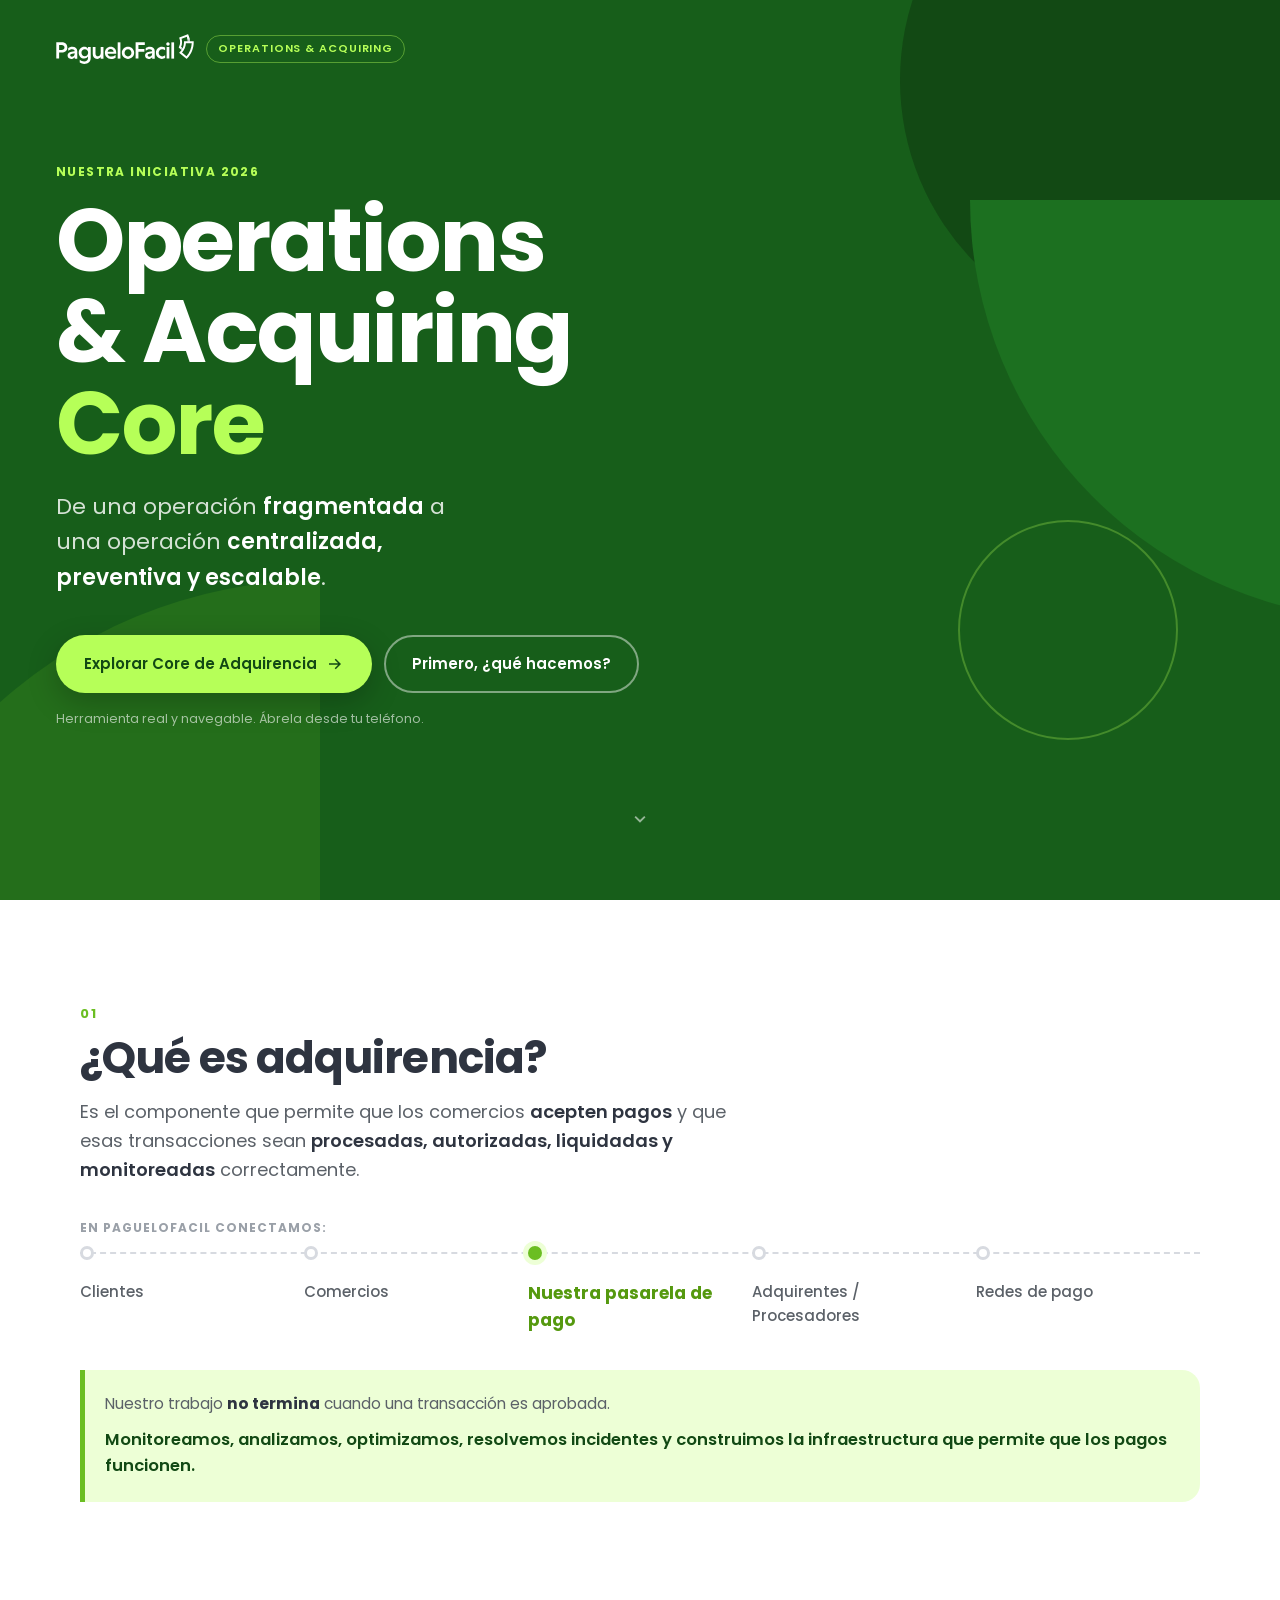
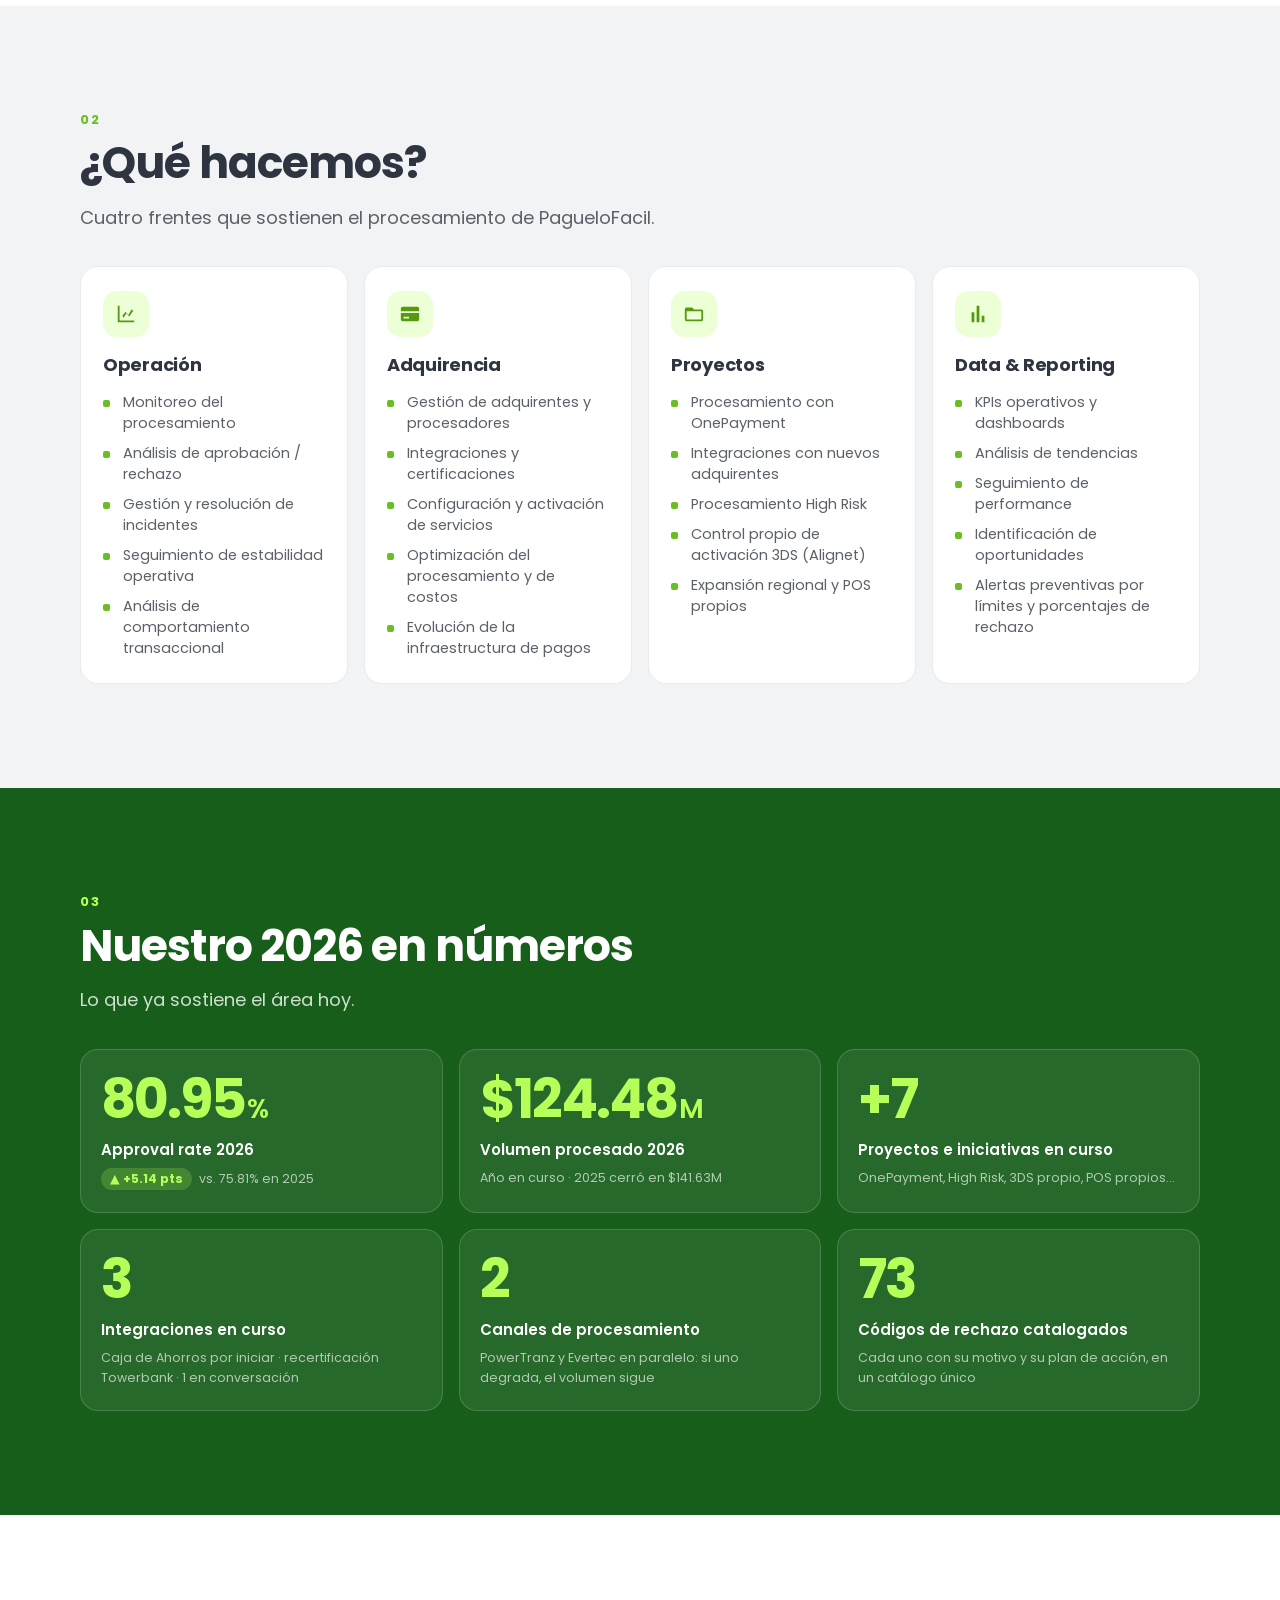
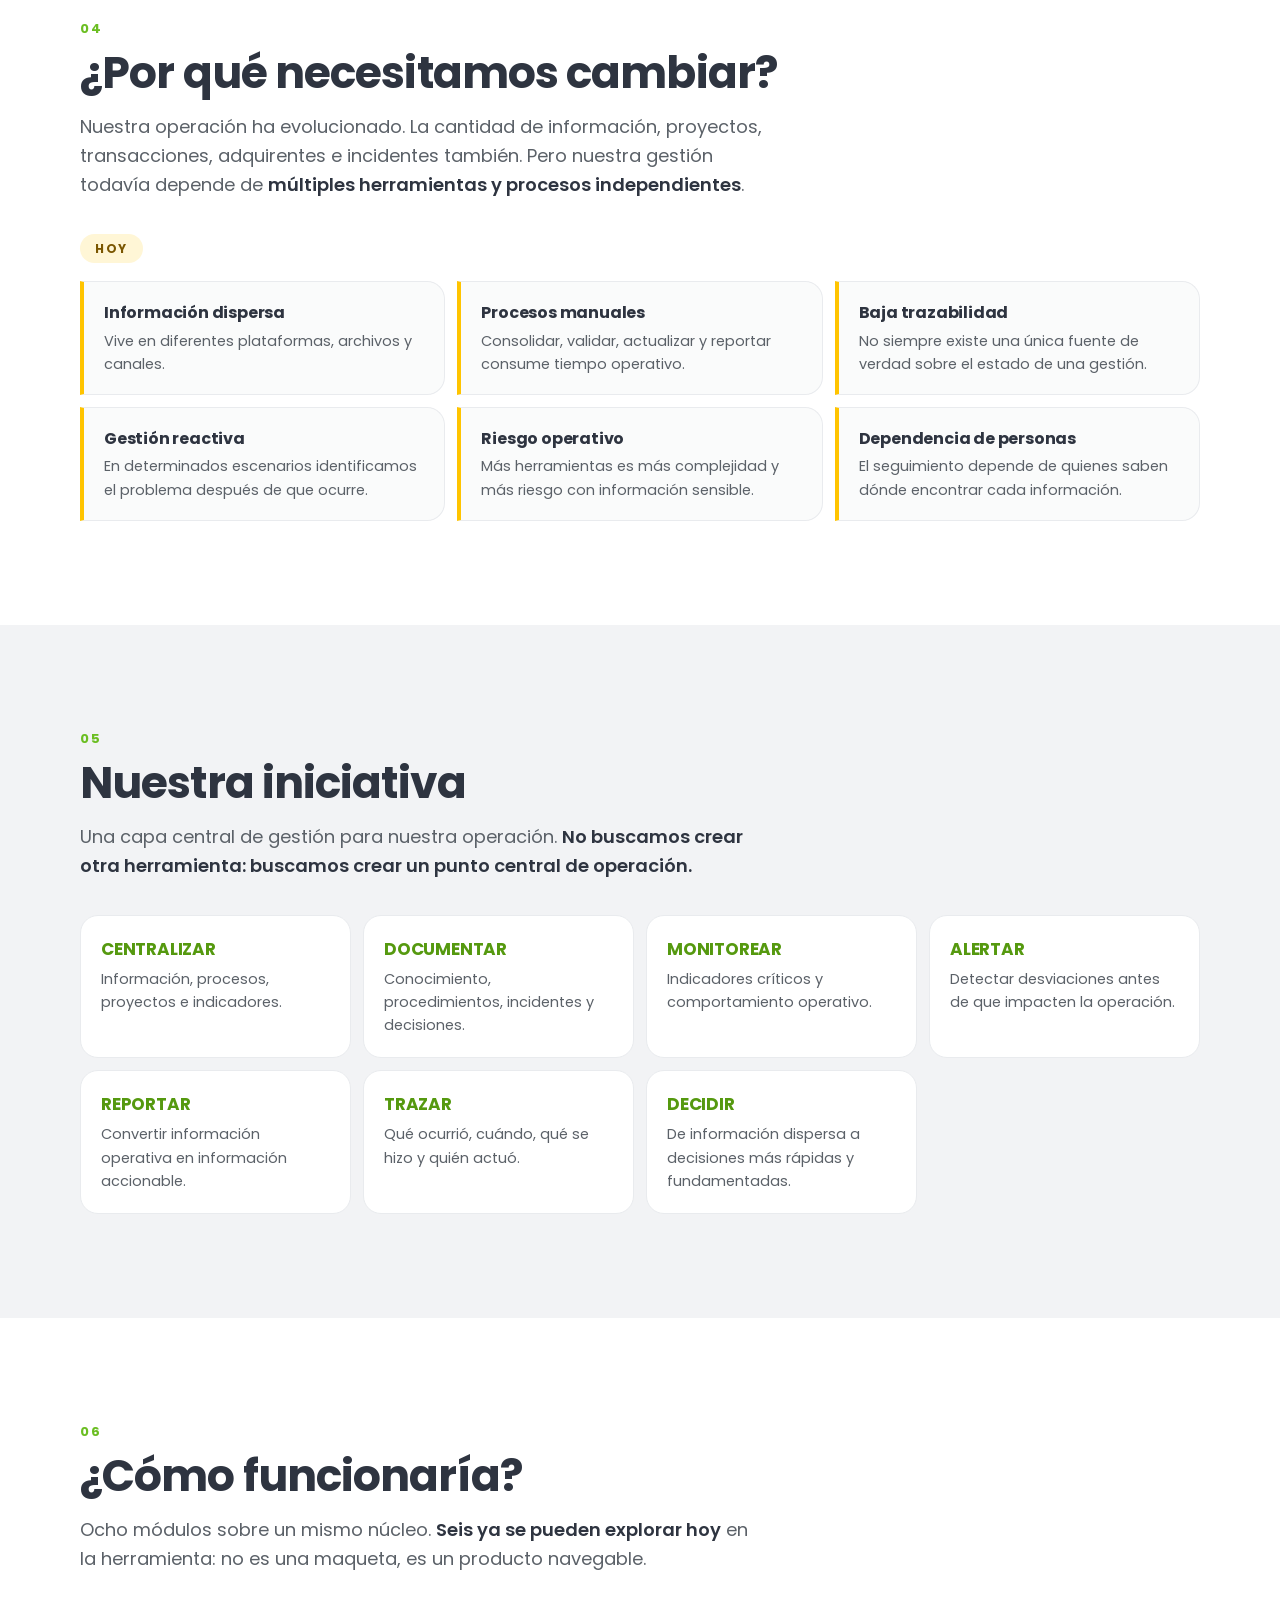
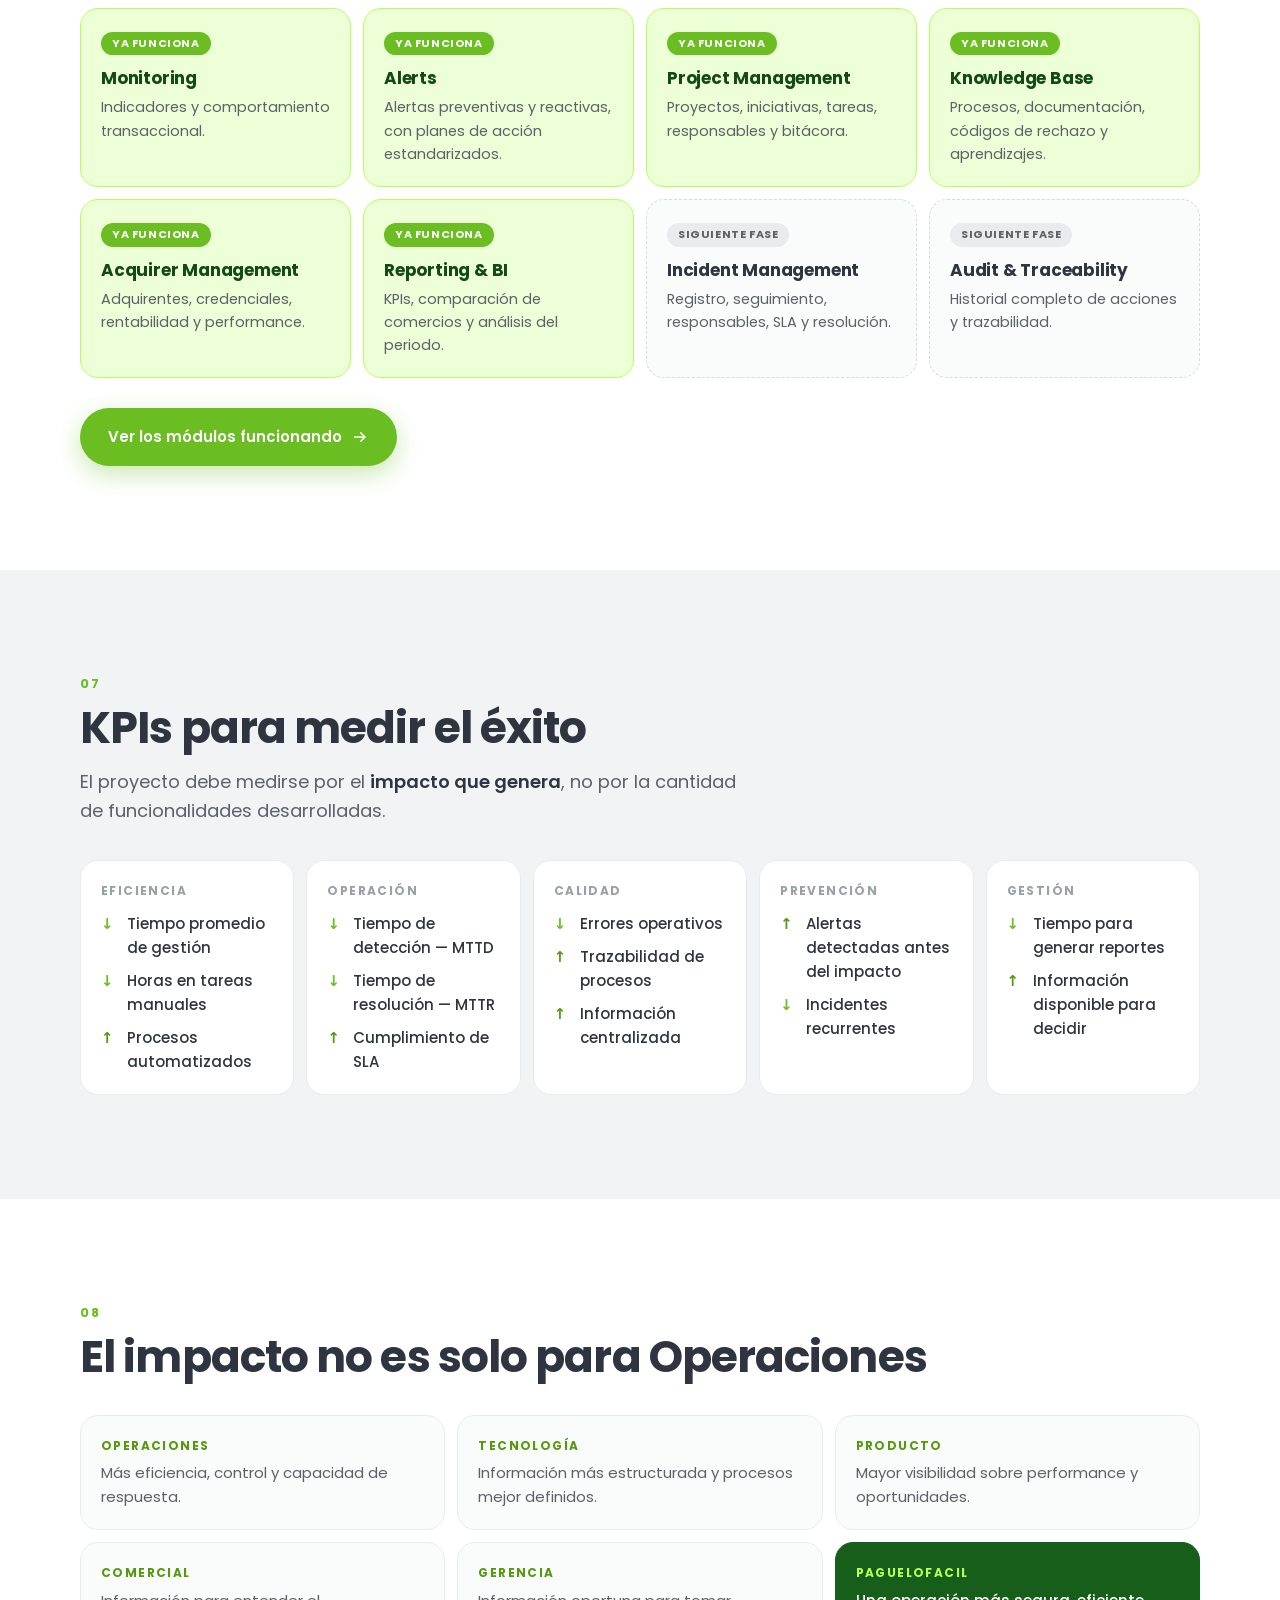
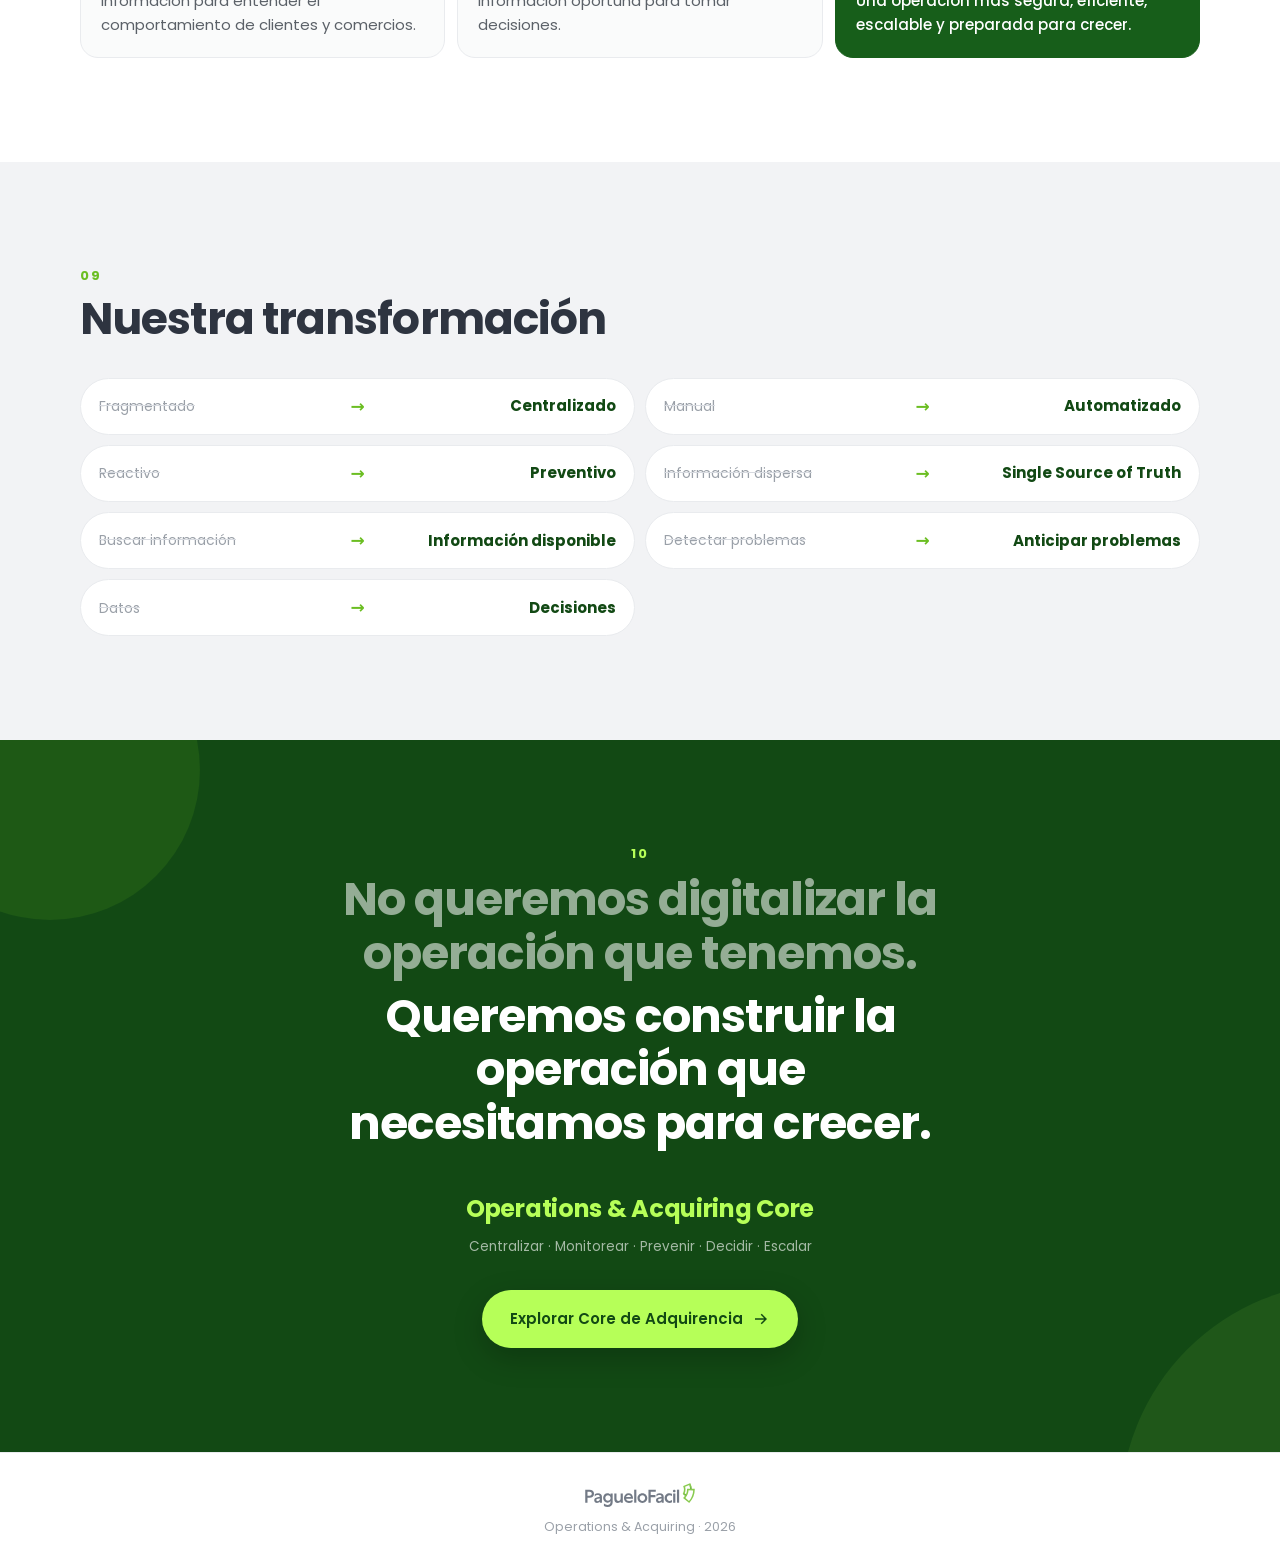
<file: src/main/resources/static/index.html>
<!DOCTYPE html>
<html lang="es">
<head>
  <meta charset="UTF-8">
  <meta name="viewport" content="width=device-width, initial-scale=1, viewport-fit=cover">
  <meta name="theme-color" content="#175E1A">
  <meta name="mobile-web-app-capable" content="yes">
  <meta name="apple-mobile-web-app-capable" content="yes">
  <meta name="description" content="Operations &amp; Acquiring Core: de una operación fragmentada a una operación centralizada, preventiva y escalable.">
  <title>Operations &amp; Acquiring Core · PagueloFacil</title>
  <link rel="preconnect" href="https://fonts.googleapis.com">
  <link rel="preconnect" href="https://fonts.gstatic.com" crossorigin>
  <link href="https://fonts.googleapis.com/css2?family=Poppins:ital,wght@0,300;0,400;0,500;0,600;0,700;0,800;1,400;1,600&display=swap" rel="stylesheet">
  <link rel="stylesheet" href="css/landing.css?v=2">
  <link rel="icon" type="image/svg+xml" href="img/simbolo-pf.svg">
  <!-- Marca que hay JS: sin esta clase el contenido se muestra ya visible,
       de modo que un fallo del script nunca deje la página en blanco. -->
  <script>document.documentElement.classList.add("js");</script>
</head>
<body>

<!-- ===================== HERO ===================== -->
<header class="hero">
  <div class="hero-shapes" aria-hidden="true">
    <span class="sh sh-1"></span>
    <span class="sh sh-2"></span>
    <span class="sh sh-3"></span>
    <span class="sh sh-4"></span>
  </div>

  <nav class="hero-nav">
    <img class="hero-logo" src="img/logo-pf-white.svg" alt="PagueloFacil">
    <span class="hero-area">Operations &amp; Acquiring</span>
  </nav>

  <div class="hero-body">
    <p class="kicker">Nuestra iniciativa 2026</p>
    <h1 class="hero-title">
      Operations<br>&amp; Acquiring<br><em>Core</em>
    </h1>
    <p class="hero-sub">
      De una operación <b>fragmentada</b> a una operación
      <b>centralizada, preventiva y escalable</b>.
    </p>

    <div class="hero-cta">
      <a class="btn btn-lime" href="/core">
        Explorar Core de Adquirencia
        <svg viewBox="0 0 24 24" width="18" height="18" aria-hidden="true"><path fill="currentColor" d="M13 5l7 7-7 7-1.4-1.4 4.6-4.6H4v-2h12.2l-4.6-4.6z"/></svg>
      </a>
      <a class="btn btn-ghost-light" href="#que-es">Primero, ¿qué hacemos?</a>
    </div>

    <p class="hero-note">Herramienta real y navegable. Ábrela desde tu teléfono.</p>
  </div>

  <a class="hero-scroll" href="#que-es" aria-label="Bajar">
    <svg viewBox="0 0 24 24" width="22" height="22"><path fill="currentColor" d="M12 16 6 10l1.4-1.4L12 13.2l4.6-4.6L18 10z"/></svg>
  </a>
</header>

<main>

  <!-- ===================== 01 · ¿QUÉ ES ADQUIRENCIA? ===================== -->
  <section class="sec sec-light" id="que-es">
    <div class="wrap">
      <p class="sec-num">01</p>
      <h2 class="sec-title">¿Qué es adquirencia?</h2>
      <p class="sec-lead reveal">
        Es el componente que permite que los comercios <b>acepten pagos</b> y que esas
        transacciones sean <b>procesadas, autorizadas, liquidadas y monitoreadas</b>
        correctamente.
      </p>

      <p class="chain-label reveal">En PagueloFacil conectamos:</p>
      <ol class="chain reveal">
        <li><span class="chain-dot"></span>Clientes</li>
        <li><span class="chain-dot"></span>Comercios</li>
        <li class="is-us"><span class="chain-dot"></span>Nuestra pasarela de pago</li>
        <li><span class="chain-dot"></span>Adquirentes / Procesadores</li>
        <li><span class="chain-dot"></span>Redes de pago</li>
      </ol>

      <div class="quote reveal">
        <p>Nuestro trabajo <b>no termina</b> cuando una transacción es aprobada.</p>
        <p class="quote-strong">
          Monitoreamos, analizamos, optimizamos, resolvemos incidentes y construimos
          la infraestructura que permite que los pagos funcionen.
        </p>
      </div>
    </div>
  </section>

  <!-- ===================== 02 · ¿QUÉ HACEMOS? ===================== -->
  <section class="sec sec-plane" id="que-hacemos">
    <div class="wrap">
      <p class="sec-num">02</p>
      <h2 class="sec-title">¿Qué hacemos?</h2>
      <p class="sec-lead">Cuatro frentes que sostienen el procesamiento de PagueloFacil.</p>

      <div class="cards cards-4">
        <article class="card reveal">
          <div class="card-ico">
            <svg viewBox="0 0 24 24" width="22" height="22"><path fill="currentColor" d="M3 3h2v16h16v2H3V3zm5 11 3.5-4.5 3 3.5L18 7l2 1.4-4.6 6.4-3-3.5L9.4 16 8 14z"/></svg>
          </div>
          <h3>Operación</h3>
          <ul>
            <li>Monitoreo del procesamiento</li>
            <li>Análisis de aprobación / rechazo</li>
            <li>Gestión y resolución de incidentes</li>
            <li>Seguimiento de estabilidad operativa</li>
            <li>Análisis de comportamiento transaccional</li>
          </ul>
        </article>

        <article class="card reveal">
          <div class="card-ico">
            <svg viewBox="0 0 24 24" width="22" height="22"><path fill="currentColor" d="M4 4h16a2 2 0 0 1 2 2v3H2V6a2 2 0 0 1 2-2zM2 11h20v7a2 2 0 0 1-2 2H4a2 2 0 0 1-2-2v-7zm3 4v2h6v-2H5z"/></svg>
          </div>
          <h3>Adquirencia</h3>
          <ul>
            <li>Gestión de adquirentes y procesadores</li>
            <li>Integraciones y certificaciones</li>
            <li>Configuración y activación de servicios</li>
            <li>Optimización del procesamiento y de costos</li>
            <li>Evolución de la infraestructura de pagos</li>
          </ul>
        </article>

        <article class="card reveal">
          <div class="card-ico">
            <svg viewBox="0 0 24 24" width="22" height="22"><path fill="currentColor" d="M4 5h6l2 2h8a2 2 0 0 1 2 2v9a2 2 0 0 1-2 2H4a2 2 0 0 1-2-2V7a2 2 0 0 1 2-2zm0 4v9h16V9H4z"/></svg>
          </div>
          <h3>Proyectos</h3>
          <ul>
            <li>Procesamiento con OnePayment</li>
            <li>Integraciones con nuevos adquirentes</li>
            <li>Procesamiento High Risk</li>
            <li>Control propio de activación 3DS (Alignet)</li>
            <li>Expansión regional y POS propios</li>
          </ul>
        </article>

        <article class="card reveal">
          <div class="card-ico">
            <svg viewBox="0 0 24 24" width="22" height="22"><path fill="currentColor" d="M5 21V10h3v11H5zm5.5 0V3h3v18h-3zM16 21v-7h3v7h-3z"/></svg>
          </div>
          <h3>Data &amp; Reporting</h3>
          <ul>
            <li>KPIs operativos y dashboards</li>
            <li>Análisis de tendencias</li>
            <li>Seguimiento de performance</li>
            <li>Identificación de oportunidades</li>
            <li>Alertas preventivas por límites y porcentajes de rechazo</li>
          </ul>
        </article>
      </div>
    </div>
  </section>

  <!-- ===================== 03 · 2026 EN NÚMEROS ===================== -->
  <section class="sec sec-dark" id="numeros">
    <div class="wrap">
      <p class="sec-num sec-num-light">03</p>
      <h2 class="sec-title sec-title-light">Nuestro 2026 en números</h2>
      <p class="sec-lead sec-lead-light">Lo que ya sostiene el área hoy.</p>

      <div class="stats">
        <div class="stat reveal">
          <p class="stat-value">80.95<span class="stat-unit">%</span></p>
          <p class="stat-name">Approval rate 2026</p>
          <p class="stat-foot"><span class="trend up">▲ +5.14 pts</span> vs. 75.81% en 2025</p>
        </div>
        <div class="stat reveal">
          <p class="stat-value">$124.48<span class="stat-unit">M</span></p>
          <p class="stat-name">Volumen procesado 2026</p>
          <p class="stat-foot">Año en curso · 2025 cerró en $141.63M</p>
        </div>
        <div class="stat reveal">
          <p class="stat-value">+7</p>
          <p class="stat-name">Proyectos e iniciativas en curso</p>
          <p class="stat-foot">OnePayment, High Risk, 3DS propio, POS propios…</p>
        </div>
        <div class="stat reveal">
          <p class="stat-value">3</p>
          <p class="stat-name">Integraciones en curso</p>
          <p class="stat-foot">Caja de Ahorros por iniciar · recertificación Towerbank · 1 en conversación</p>
        </div>
        <div class="stat reveal">
          <p class="stat-value">2</p>
          <p class="stat-name">Canales de procesamiento</p>
          <p class="stat-foot">PowerTranz y Evertec en paralelo: si uno degrada, el volumen sigue</p>
        </div>
        <div class="stat reveal">
          <p class="stat-value">73</p>
          <p class="stat-name">Códigos de rechazo catalogados</p>
          <p class="stat-foot">Cada uno con su motivo y su plan de acción, en un catálogo único</p>
        </div>
      </div>
    </div>
  </section>

  <!-- ===================== 04 · ¿POR QUÉ CAMBIAR? ===================== -->
  <section class="sec sec-light" id="por-que">
    <div class="wrap">
      <p class="sec-num">04</p>
      <h2 class="sec-title">¿Por qué necesitamos cambiar?</h2>
      <p class="sec-lead">
        Nuestra operación ha evolucionado. La cantidad de información, proyectos,
        transacciones, adquirentes e incidentes también. Pero nuestra gestión todavía
        depende de <b>múltiples herramientas y procesos independientes</b>.
      </p>

      <p class="today-label">Hoy</p>
      <div class="pains">
        <article class="pain reveal">
          <h3>Información dispersa</h3>
          <p>Vive en diferentes plataformas, archivos y canales.</p>
        </article>
        <article class="pain reveal">
          <h3>Procesos manuales</h3>
          <p>Consolidar, validar, actualizar y reportar consume tiempo operativo.</p>
        </article>
        <article class="pain reveal">
          <h3>Baja trazabilidad</h3>
          <p>No siempre existe una única fuente de verdad sobre el estado de una gestión.</p>
        </article>
        <article class="pain reveal">
          <h3>Gestión reactiva</h3>
          <p>En determinados escenarios identificamos el problema después de que ocurre.</p>
        </article>
        <article class="pain reveal">
          <h3>Riesgo operativo</h3>
          <p>Más herramientas es más complejidad y más riesgo con información sensible.</p>
        </article>
        <article class="pain reveal">
          <h3>Dependencia de personas</h3>
          <p>El seguimiento depende de quienes saben dónde encontrar cada información.</p>
        </article>
      </div>
    </div>
  </section>

  <!-- ===================== 05 · NUESTRA INICIATIVA ===================== -->
  <section class="sec sec-plane" id="iniciativa">
    <div class="wrap">
      <p class="sec-num">05</p>
      <h2 class="sec-title">Nuestra iniciativa</h2>
      <p class="sec-lead">
        Una capa central de gestión para nuestra operación.
        <b>No buscamos crear otra herramienta: buscamos crear un punto central de operación.</b>
      </p>

      <div class="verbs">
        <article class="verb reveal"><h3>Centralizar</h3><p>Información, procesos, proyectos e indicadores.</p></article>
        <article class="verb reveal"><h3>Documentar</h3><p>Conocimiento, procedimientos, incidentes y decisiones.</p></article>
        <article class="verb reveal"><h3>Monitorear</h3><p>Indicadores críticos y comportamiento operativo.</p></article>
        <article class="verb reveal"><h3>Alertar</h3><p>Detectar desviaciones antes de que impacten la operación.</p></article>
        <article class="verb reveal"><h3>Reportar</h3><p>Convertir información operativa en información accionable.</p></article>
        <article class="verb reveal"><h3>Trazar</h3><p>Qué ocurrió, cuándo, qué se hizo y quién actuó.</p></article>
        <article class="verb reveal"><h3>Decidir</h3><p>De información dispersa a decisiones más rápidas y fundamentadas.</p></article>
      </div>
    </div>
  </section>

  <!-- ===================== 06 · ¿CÓMO FUNCIONARÍA? ===================== -->
  <section class="sec sec-light" id="como">
    <div class="wrap">
      <p class="sec-num">06</p>
      <h2 class="sec-title">¿Cómo funcionaría?</h2>
      <p class="sec-lead">
        Ocho módulos sobre un mismo núcleo. <b>Seis ya se pueden explorar hoy</b>
        en la herramienta: no es una maqueta, es un producto navegable.
      </p>

      <div class="mods">
        <article class="mod is-live reveal">
          <span class="mod-tag">Ya funciona</span>
          <h3>Monitoring</h3>
          <p>Indicadores y comportamiento transaccional.</p>
        </article>
        <article class="mod is-live reveal">
          <span class="mod-tag">Ya funciona</span>
          <h3>Alerts</h3>
          <p>Alertas preventivas y reactivas, con planes de acción estandarizados.</p>
        </article>
        <article class="mod is-live reveal">
          <span class="mod-tag">Ya funciona</span>
          <h3>Project Management</h3>
          <p>Proyectos, iniciativas, tareas, responsables y bitácora.</p>
        </article>
        <article class="mod is-live reveal">
          <span class="mod-tag">Ya funciona</span>
          <h3>Knowledge Base</h3>
          <p>Procesos, documentación, códigos de rechazo y aprendizajes.</p>
        </article>
        <article class="mod is-live reveal">
          <span class="mod-tag">Ya funciona</span>
          <h3>Acquirer Management</h3>
          <p>Adquirentes, credenciales, rentabilidad y performance.</p>
        </article>
        <article class="mod is-live reveal">
          <span class="mod-tag">Ya funciona</span>
          <h3>Reporting &amp; BI</h3>
          <p>KPIs, comparación de comercios y análisis del periodo.</p>
        </article>
        <article class="mod is-next reveal">
          <span class="mod-tag">Siguiente fase</span>
          <h3>Incident Management</h3>
          <p>Registro, seguimiento, responsables, SLA y resolución.</p>
        </article>
        <article class="mod is-next reveal">
          <span class="mod-tag">Siguiente fase</span>
          <h3>Audit &amp; Traceability</h3>
          <p>Historial completo de acciones y trazabilidad.</p>
        </article>
      </div>

      <div class="inline-cta">
        <a class="btn btn-green" href="/core">
          Ver los módulos funcionando
          <svg viewBox="0 0 24 24" width="18" height="18" aria-hidden="true"><path fill="currentColor" d="M13 5l7 7-7 7-1.4-1.4 4.6-4.6H4v-2h12.2l-4.6-4.6z"/></svg>
        </a>
      </div>
    </div>
  </section>

  <!-- ===================== 07 · KPIs DE ÉXITO ===================== -->
  <section class="sec sec-plane" id="kpis">
    <div class="wrap">
      <p class="sec-num">07</p>
      <h2 class="sec-title">KPIs para medir el éxito</h2>
      <p class="sec-lead">
        El proyecto debe medirse por el <b>impacto que genera</b>, no por la cantidad
        de funcionalidades desarrolladas.
      </p>

      <div class="kpis">
        <article class="kpi reveal">
          <h3>Eficiencia</h3>
          <ul>
            <li class="dn">Tiempo promedio de gestión</li>
            <li class="dn">Horas en tareas manuales</li>
            <li class="up">Procesos automatizados</li>
          </ul>
        </article>
        <article class="kpi reveal">
          <h3>Operación</h3>
          <ul>
            <li class="dn">Tiempo de detección — MTTD</li>
            <li class="dn">Tiempo de resolución — MTTR</li>
            <li class="up">Cumplimiento de SLA</li>
          </ul>
        </article>
        <article class="kpi reveal">
          <h3>Calidad</h3>
          <ul>
            <li class="dn">Errores operativos</li>
            <li class="up">Trazabilidad de procesos</li>
            <li class="up">Información centralizada</li>
          </ul>
        </article>
        <article class="kpi reveal">
          <h3>Prevención</h3>
          <ul>
            <li class="up">Alertas detectadas antes del impacto</li>
            <li class="dn">Incidentes recurrentes</li>
          </ul>
        </article>
        <article class="kpi reveal">
          <h3>Gestión</h3>
          <ul>
            <li class="dn">Tiempo para generar reportes</li>
            <li class="up">Información disponible para decidir</li>
          </ul>
        </article>
      </div>
    </div>
  </section>

  <!-- ===================== 08 · IMPACTO ===================== -->
  <section class="sec sec-light" id="impacto">
    <div class="wrap">
      <p class="sec-num">08</p>
      <h2 class="sec-title">El impacto no es solo para Operaciones</h2>

      <div class="impacts">
        <article class="impact reveal"><h3>Operaciones</h3><p>Más eficiencia, control y capacidad de respuesta.</p></article>
        <article class="impact reveal"><h3>Tecnología</h3><p>Información más estructurada y procesos mejor definidos.</p></article>
        <article class="impact reveal"><h3>Producto</h3><p>Mayor visibilidad sobre performance y oportunidades.</p></article>
        <article class="impact reveal"><h3>Comercial</h3><p>Información para entender el comportamiento de clientes y comercios.</p></article>
        <article class="impact reveal"><h3>Gerencia</h3><p>Información oportuna para tomar decisiones.</p></article>
        <article class="impact reveal is-pf">
          <h3>PagueloFacil</h3>
          <p>Una operación más segura, eficiente, escalable y preparada para crecer.</p>
        </article>
      </div>
    </div>
  </section>

  <!-- ===================== 09 · TRANSFORMACIÓN ===================== -->
  <section class="sec sec-plane" id="transformacion">
    <div class="wrap">
      <p class="sec-num">09</p>
      <h2 class="sec-title">Nuestra transformación</h2>

      <ul class="shift">
        <li class="reveal"><span class="from">Fragmentado</span><span class="arrow" aria-hidden="true">→</span><span class="to">Centralizado</span></li>
        <li class="reveal"><span class="from">Manual</span><span class="arrow" aria-hidden="true">→</span><span class="to">Automatizado</span></li>
        <li class="reveal"><span class="from">Reactivo</span><span class="arrow" aria-hidden="true">→</span><span class="to">Preventivo</span></li>
        <li class="reveal"><span class="from">Información dispersa</span><span class="arrow" aria-hidden="true">→</span><span class="to">Single Source of Truth</span></li>
        <li class="reveal"><span class="from">Buscar información</span><span class="arrow" aria-hidden="true">→</span><span class="to">Información disponible</span></li>
        <li class="reveal"><span class="from">Detectar problemas</span><span class="arrow" aria-hidden="true">→</span><span class="to">Anticipar problemas</span></li>
        <li class="reveal"><span class="from">Datos</span><span class="arrow" aria-hidden="true">→</span><span class="to">Decisiones</span></li>
      </ul>
    </div>
  </section>

  <!-- ===================== 10 · LA VISIÓN ===================== -->
  <section class="sec sec-vision" id="vision">
    <div class="hero-shapes" aria-hidden="true">
      <span class="sh sh-5"></span>
      <span class="sh sh-6"></span>
    </div>
    <div class="wrap">
      <p class="sec-num sec-num-light">10</p>
      <h2 class="vision-title">
        No queremos digitalizar la operación que tenemos.
        <em>Queremos construir la operación que necesitamos para crecer.</em>
      </h2>

      <p class="vision-name">Operations &amp; Acquiring Core</p>
      <p class="vision-verbs">Centralizar · Monitorear · Prevenir · Decidir · Escalar</p>

      <div class="hero-cta">
        <a class="btn btn-lime" href="/core">
          Explorar Core de Adquirencia
          <svg viewBox="0 0 24 24" width="18" height="18" aria-hidden="true"><path fill="currentColor" d="M13 5l7 7-7 7-1.4-1.4 4.6-4.6H4v-2h12.2l-4.6-4.6z"/></svg>
        </a>
      </div>
    </div>
  </section>

</main>

<footer class="foot">
  <img class="foot-logo" src="img/logo-pf.svg" alt="PagueloFacil">
  <p>Operations &amp; Acquiring · 2026</p>
</footer>

<!-- CTA fija en móvil: el botón siempre a la mano -->
<a class="sticky-cta" href="/core">
  Explorar Core de Adquirencia
  <svg viewBox="0 0 24 24" width="17" height="17" aria-hidden="true"><path fill="currentColor" d="M13 5l7 7-7 7-1.4-1.4 4.6-4.6H4v-2h12.2l-4.6-4.6z"/></svg>
</a>

<script src="js/landing.js?v=2"></script>
</body>
</html>
</file>
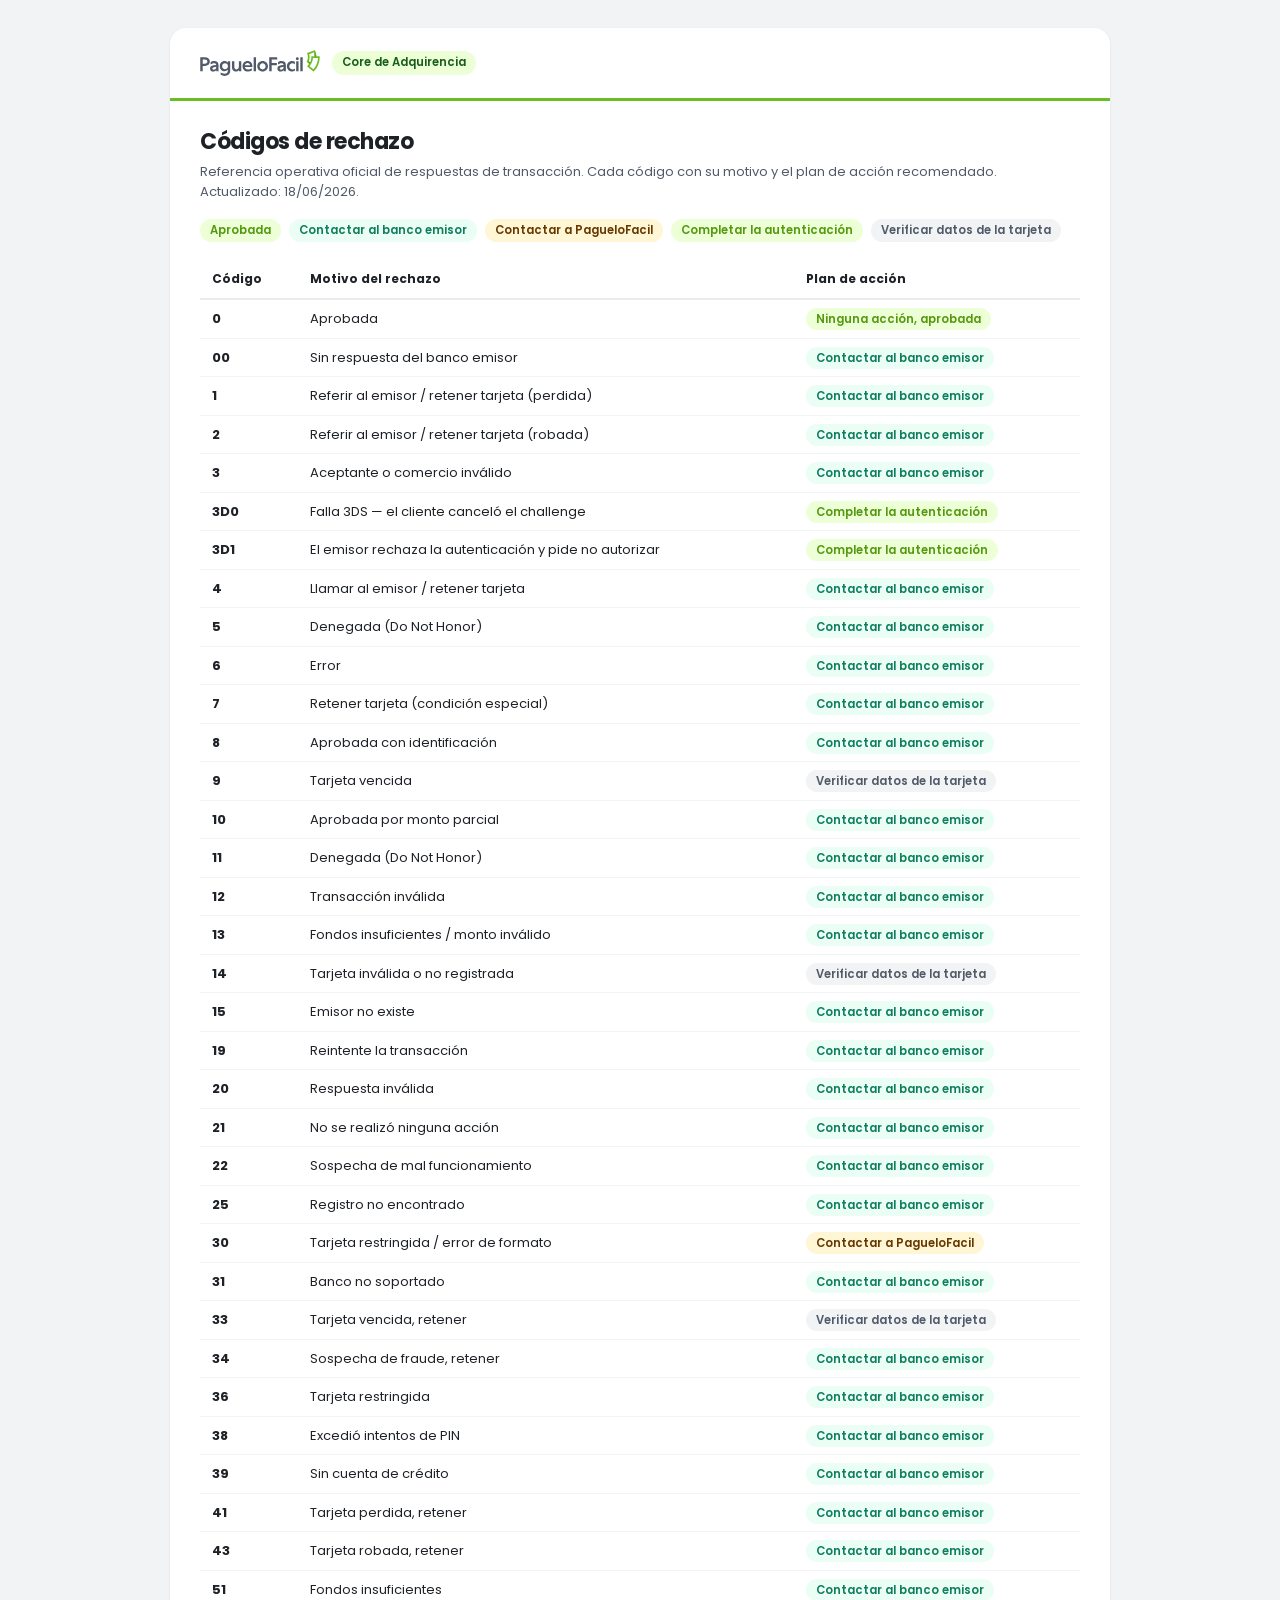
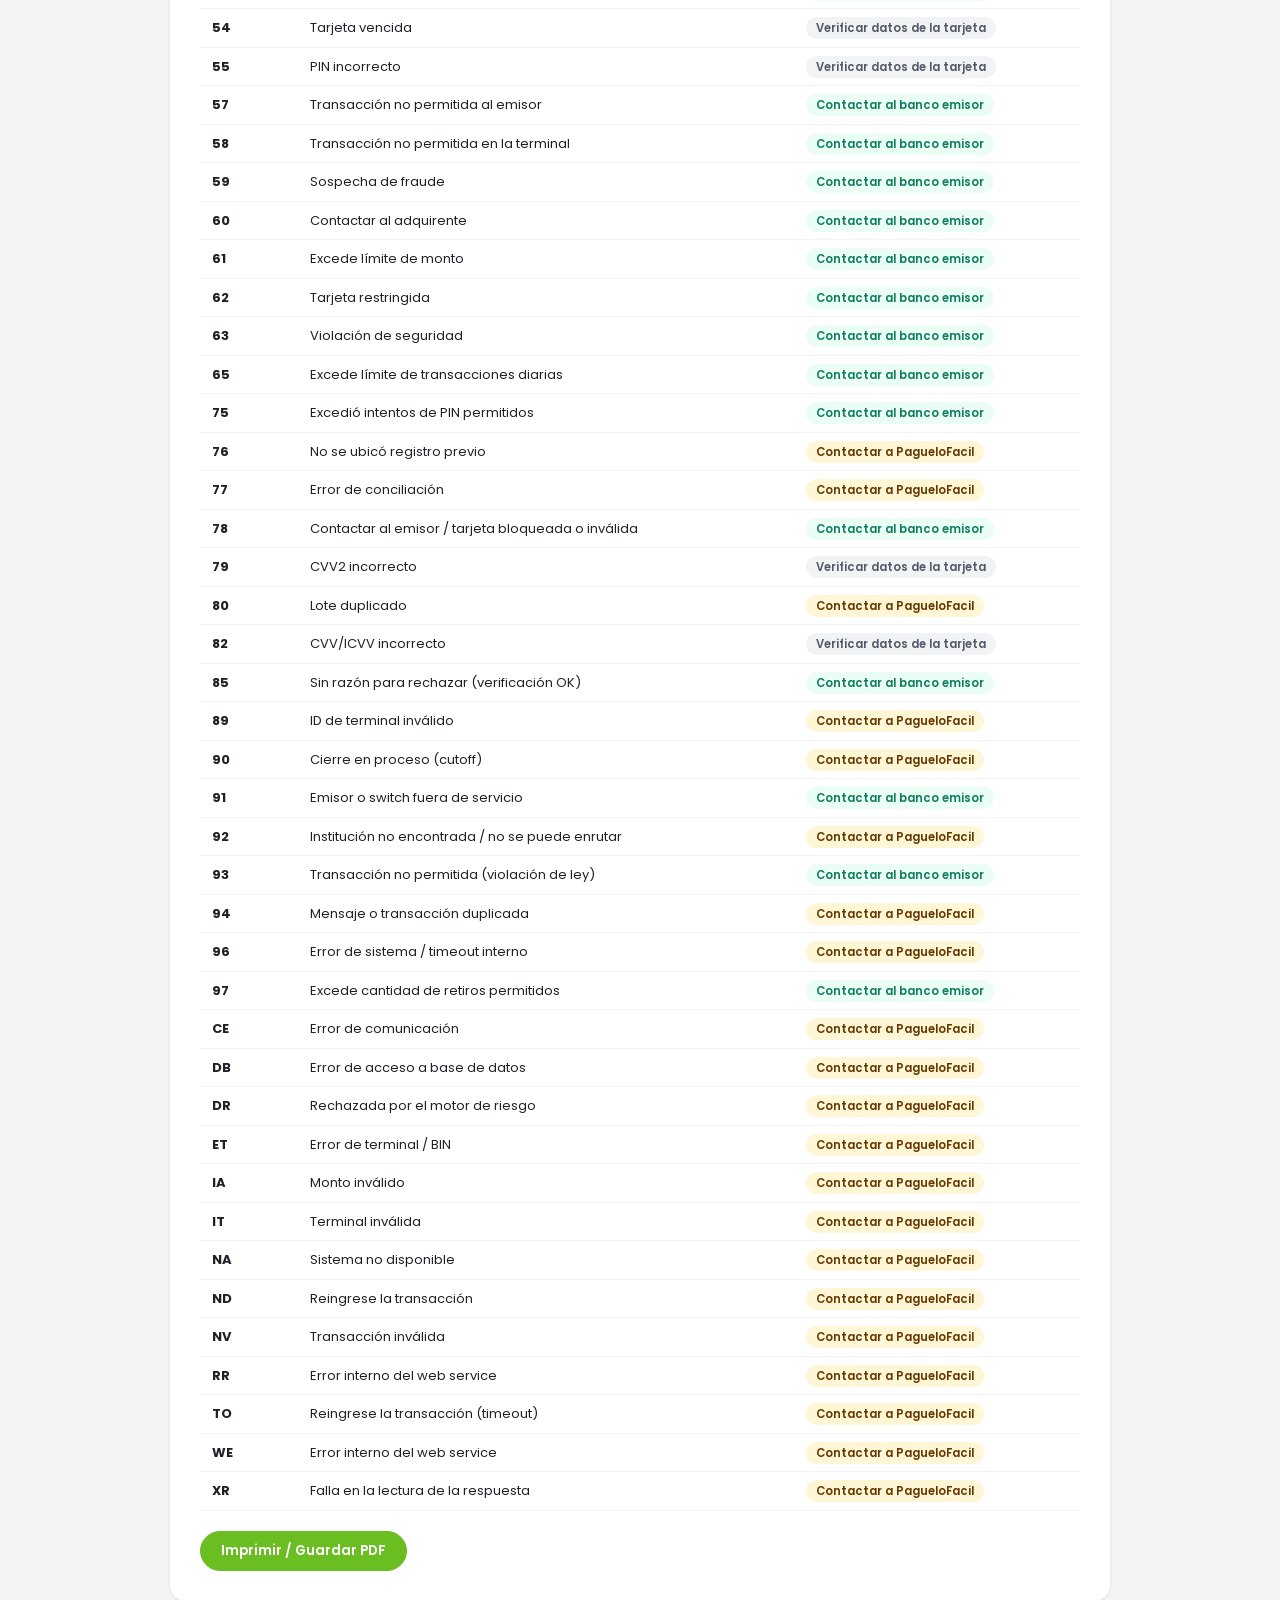
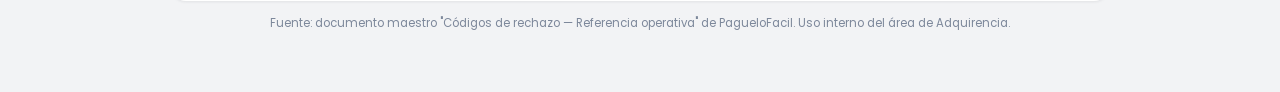
<file: src/main/resources/static/codigos-rechazo.html>
<!DOCTYPE html>
<html lang="es">
<head>
  <meta charset="UTF-8">
  <meta name="viewport" content="width=device-width, initial-scale=1, viewport-fit=cover">
  <meta name="theme-color" content="#175E1A">
  <title>Códigos de rechazo · PagueloFacil</title>
  <link rel="preconnect" href="https://fonts.googleapis.com">
  <link rel="preconnect" href="https://fonts.gstatic.com" crossorigin>
  <link href="https://fonts.googleapis.com/css2?family=Poppins:wght@300;400;500;600;700;800&display=swap" rel="stylesheet">
  <link rel="icon" type="image/svg+xml" href="img/simbolo-pf.svg">
  <style>
    :root {
      --green-500: #6BBE22; --green-100: #EDFFD6; --green-700: #55990F; --green-800: #175E1A;
      --teal-100: #EAFEF5; --teal-700: #0E7E5D;
      --amber-100: #FFF6D6; --amber-800: #663800;
      --ink: #1e2227; --ink-2: #515a69; --muted: #7d889b;
      --line: #E9EBEE; --gray-100: #FAFBFB; --gray-200: #F2F3F5;
      --radius: 16px; --font: "Poppins", system-ui, -apple-system, "Segoe UI", sans-serif;
    }
    * { box-sizing: border-box; margin: 0; padding: 0; }
    body { font-family: var(--font); color: var(--ink); background: var(--gray-200); font-size: 13.5px; line-height: 1.5; padding: 28px 16px 60px; }
    .sheet { max-width: 940px; margin: 0 auto; background: #fff; border-radius: var(--radius); box-shadow: 0 1px 3px rgba(20,30,40,.08); overflow: hidden; }
    .sheet-head { display: flex; align-items: center; gap: 12px; padding: 22px 30px; border-bottom: 3px solid var(--green-500); }
    .logo-mark { height: 26px; width: auto; display: block; }
    .tag { font-size: 11.5px; font-weight: 600; color: var(--green-800); background: var(--green-100); border-radius: 999px; padding: 3px 10px; display: inline-block; }
    .sheet-body { padding: 24px 30px 30px; }
    h1 { font-size: 22px; font-weight: 700; letter-spacing: -.5px; }
    .intro { font-size: 13px; color: var(--ink-2); margin: 4px 0 18px; }
    .legend { display: flex; flex-wrap: wrap; gap: 8px; margin-bottom: 18px; }
    .pill { font-size: 11.5px; font-weight: 600; padding: 3px 10px; border-radius: 999px; }
    .issuer { background: var(--teal-100); color: var(--teal-700); }
    .pf { background: var(--amber-100); color: var(--amber-800); }
    .auth { background: var(--green-100); color: var(--green-700); }
    .card { background: var(--gray-200); color: var(--ink-2); }
    .ok { background: var(--green-100); color: var(--green-700); }
    table { width: 100%; border-collapse: collapse; font-size: 13px; }
    thead th { position: sticky; top: 0; background: #fff; text-align: left; font-size: 12px; font-weight: 700; color: var(--ink); padding: 10px 12px; border-bottom: 2px solid var(--line); }
    tbody td { padding: 9px 12px; border-bottom: 1px solid var(--gray-200); color: var(--ink-2); vertical-align: middle; }
    tbody tr:hover { background: var(--gray-100); }
    td.code { font-weight: 700; color: var(--ink); font-variant-numeric: tabular-nums; white-space: nowrap; }
    td.reason { color: var(--ink); }
    .actions { display: flex; gap: 10px; margin: 20px 0 0; }
    .btn { font-family: var(--font); font-size: 13.5px; font-weight: 600; border-radius: 999px; border: 1px solid var(--line); background: var(--gray-200); color: var(--ink); padding: 9px 20px; cursor: pointer; }
    .btn-primary { background: var(--green-500); border-color: var(--green-500); color: #fff; }
    .btn-primary:hover { background: var(--green-700); }
    .foot { max-width: 940px; margin: 14px auto 0; text-align: center; font-size: 11.5px; color: var(--muted); }
    @media (max-width: 700px) {
      body { padding: 14px 10px 40px; }
      .sheet { border-radius: 14px; }
      .sheet-head { padding: 16px; }
      .sheet-body { padding: 18px 14px 22px; }
      h1 { font-size: 19px; }
      /* cada código se lee como una tarjeta, sin arrastrar la tabla */
      thead { display: none; }
      table, tbody, tr, td { display: block; width: 100%; }
      tbody tr { border: 1px solid var(--line); border-radius: 12px; padding: 10px 12px; margin-bottom: 10px; }
      tbody td { border: 0; padding: 2px 0; }
      td.code { font-size: 15px; }
      .actions .btn { width: 100%; padding: 13px 20px; font-size: 15px; }
    }
    @media print { body { background: #fff; padding: 0; } .sheet { box-shadow: none; max-width: 100%; } .actions { display: none; } thead th { position: static; } }
  </style>
</head>
<body>
  <div class="sheet">
    <header class="sheet-head">
      <img class="logo-mark" src="img/logo-pf.svg" alt="PagueloFacil">
      <span class="tag">Core de Adquirencia</span>
    </header>
    <div class="sheet-body">
      <h1>Códigos de rechazo</h1>
      <p class="intro">Referencia operativa oficial de respuestas de transacción. Cada código con su motivo y el plan de acción recomendado. Actualizado: 18/06/2026.</p>
      <div class="legend">
        <span class="pill ok">Aprobada</span>
        <span class="pill issuer">Contactar al banco emisor</span>
        <span class="pill pf">Contactar a PagueloFacil</span>
        <span class="pill auth">Completar la autenticación</span>
        <span class="pill card">Verificar datos de la tarjeta</span>
      </div>
      <table>
        <thead><tr><th>Código</th><th>Motivo del rechazo</th><th>Plan de acción</th></tr></thead>
        <tbody id="rows"></tbody>
      </table>
      <div class="actions">
        <button class="btn btn-primary" onclick="window.print()">Imprimir / Guardar PDF</button>
      </div>
    </div>
  </div>
  <p class="foot">Fuente: documento maestro "Códigos de rechazo — Referencia operativa" de PagueloFacil. Uso interno del área de Adquirencia.</p>

  <script>
    // Catálogo oficial (código, motivo, plan de acción). Fuente única de verdad.
    const ISSUER = ["issuer", "Contactar al banco emisor"];
    const PF = ["pf", "Contactar a PagueloFacil"];
    const AUTH = ["auth", "Completar la autenticación"];
    const CARD = ["card", "Verificar datos de la tarjeta"];
    const OK = ["ok", "Ninguna acción, aprobada"];
    const CODES = [
      ["0", "Aprobada", OK],
      ["00", "Sin respuesta del banco emisor", ISSUER],
      ["1", "Referir al emisor / retener tarjeta (perdida)", ISSUER],
      ["2", "Referir al emisor / retener tarjeta (robada)", ISSUER],
      ["3", "Aceptante o comercio inválido", ISSUER],
      ["3D0", "Falla 3DS — el cliente canceló el challenge", AUTH],
      ["3D1", "El emisor rechaza la autenticación y pide no autorizar", AUTH],
      ["4", "Llamar al emisor / retener tarjeta", ISSUER],
      ["5", "Denegada (Do Not Honor)", ISSUER],
      ["6", "Error", ISSUER],
      ["7", "Retener tarjeta (condición especial)", ISSUER],
      ["8", "Aprobada con identificación", ISSUER],
      ["9", "Tarjeta vencida", CARD],
      ["10", "Aprobada por monto parcial", ISSUER],
      ["11", "Denegada (Do Not Honor)", ISSUER],
      ["12", "Transacción inválida", ISSUER],
      ["13", "Fondos insuficientes / monto inválido", ISSUER],
      ["14", "Tarjeta inválida o no registrada", CARD],
      ["15", "Emisor no existe", ISSUER],
      ["19", "Reintente la transacción", ISSUER],
      ["20", "Respuesta inválida", ISSUER],
      ["21", "No se realizó ninguna acción", ISSUER],
      ["22", "Sospecha de mal funcionamiento", ISSUER],
      ["25", "Registro no encontrado", ISSUER],
      ["30", "Tarjeta restringida / error de formato", PF],
      ["31", "Banco no soportado", ISSUER],
      ["33", "Tarjeta vencida, retener", CARD],
      ["34", "Sospecha de fraude, retener", ISSUER],
      ["36", "Tarjeta restringida", ISSUER],
      ["38", "Excedió intentos de PIN", ISSUER],
      ["39", "Sin cuenta de crédito", ISSUER],
      ["41", "Tarjeta perdida, retener", ISSUER],
      ["43", "Tarjeta robada, retener", ISSUER],
      ["51", "Fondos insuficientes", ISSUER],
      ["54", "Tarjeta vencida", CARD],
      ["55", "PIN incorrecto", CARD],
      ["57", "Transacción no permitida al emisor", ISSUER],
      ["58", "Transacción no permitida en la terminal", ISSUER],
      ["59", "Sospecha de fraude", ISSUER],
      ["60", "Contactar al adquirente", ISSUER],
      ["61", "Excede límite de monto", ISSUER],
      ["62", "Tarjeta restringida", ISSUER],
      ["63", "Violación de seguridad", ISSUER],
      ["65", "Excede límite de transacciones diarias", ISSUER],
      ["75", "Excedió intentos de PIN permitidos", ISSUER],
      ["76", "No se ubicó registro previo", PF],
      ["77", "Error de conciliación", PF],
      ["78", "Contactar al emisor / tarjeta bloqueada o inválida", ISSUER],
      ["79", "CVV2 incorrecto", CARD],
      ["80", "Lote duplicado", PF],
      ["82", "CVV/ICVV incorrecto", CARD],
      ["85", "Sin razón para rechazar (verificación OK)", ISSUER],
      ["89", "ID de terminal inválido", PF],
      ["90", "Cierre en proceso (cutoff)", PF],
      ["91", "Emisor o switch fuera de servicio", ISSUER],
      ["92", "Institución no encontrada / no se puede enrutar", PF],
      ["93", "Transacción no permitida (violación de ley)", ISSUER],
      ["94", "Mensaje o transacción duplicada", PF],
      ["96", "Error de sistema / timeout interno", PF],
      ["97", "Excede cantidad de retiros permitidos", ISSUER],
      ["CE", "Error de comunicación", PF],
      ["DB", "Error de acceso a base de datos", PF],
      ["DR", "Rechazada por el motor de riesgo", PF],
      ["ET", "Error de terminal / BIN", PF],
      ["IA", "Monto inválido", PF],
      ["IT", "Terminal inválida", PF],
      ["NA", "Sistema no disponible", PF],
      ["ND", "Reingrese la transacción", PF],
      ["NV", "Transacción inválida", PF],
      ["RR", "Error interno del web service", PF],
      ["TO", "Reingrese la transacción (timeout)", PF],
      ["WE", "Error interno del web service", PF],
      ["XR", "Falla en la lectura de la respuesta", PF],
    ];
    const esc = (s) => String(s).replace(/[&<>"]/g, (c) => ({ "&": "&amp;", "<": "&lt;", ">": "&gt;", '"': "&quot;" }[c]));
    document.getElementById("rows").innerHTML = CODES.map(([code, reason, act]) =>
      `<tr><td class="code">${esc(code)}</td><td class="reason">${esc(reason)}</td>` +
      `<td><span class="pill ${act[0]}">${esc(act[1])}</span></td></tr>`).join("");
  </script>
</body>
</html>
</file>
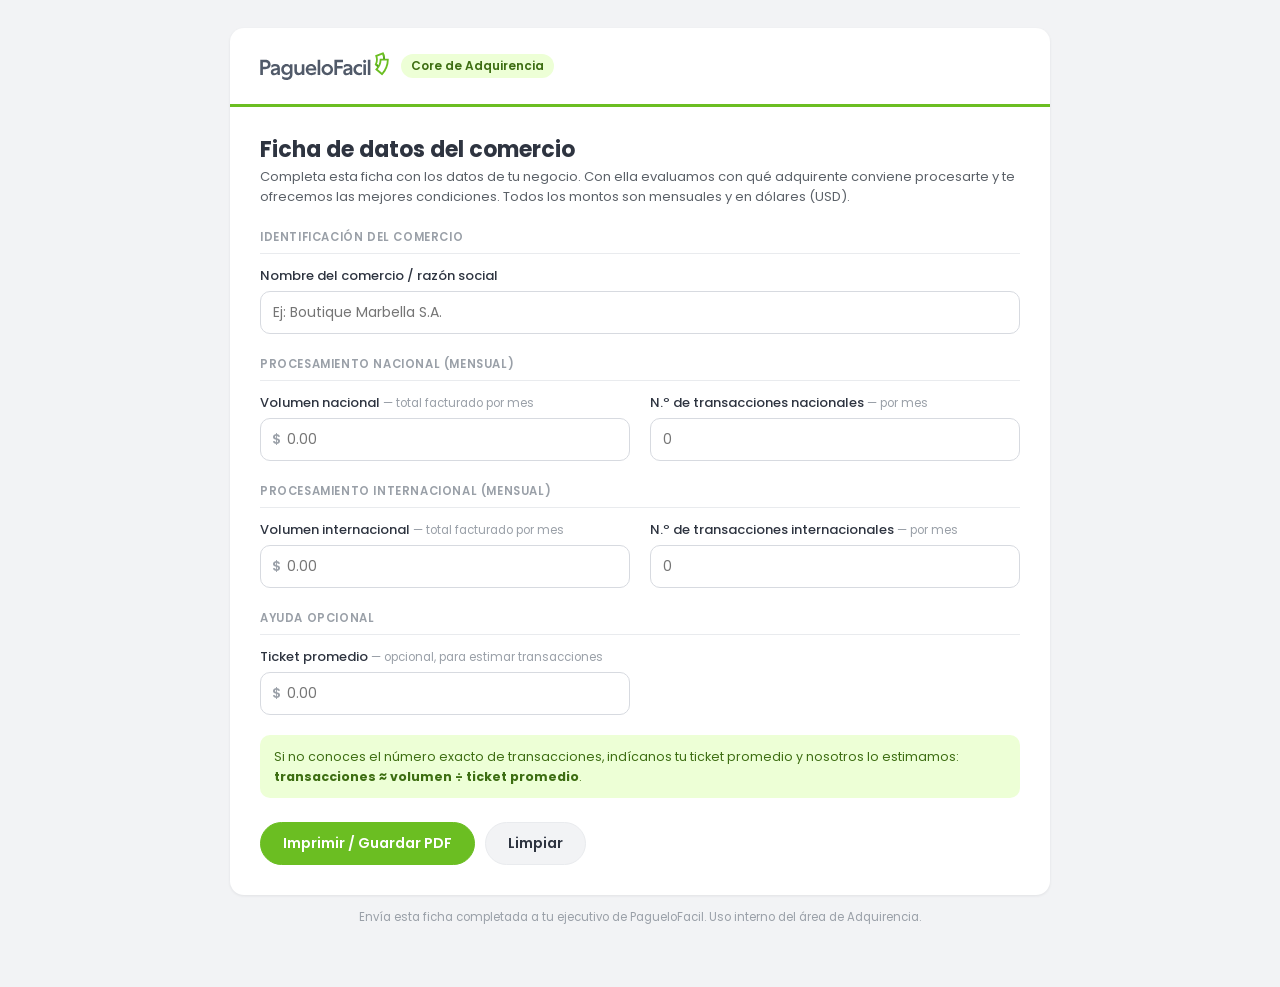
<file: src/main/resources/static/ficha-comercio.html>
<!DOCTYPE html>
<html lang="es">
<head>
  <meta charset="UTF-8">
  <meta name="viewport" content="width=device-width, initial-scale=1, viewport-fit=cover">
  <meta name="theme-color" content="#175E1A">
  <title>Ficha de datos del comercio · PagueloFacil</title>
  <link rel="preconnect" href="https://fonts.googleapis.com">
  <link rel="preconnect" href="https://fonts.gstatic.com" crossorigin>
  <link href="https://fonts.googleapis.com/css2?family=Poppins:wght@300;400;500;600;700;800&display=swap" rel="stylesheet">
  <link rel="icon" type="image/svg+xml" href="img/simbolo-pf.svg">
  <style>
    :root {
      --green-500: #6BBE22;
      --green-100: #EDFFD6;
      --green-700: #55990F;
      --green-800: #3D6E12;
      --amber-100: #FFF6D6;
      --amber-800: #7A5600;
      --gray-300: #E9EBEE;
      --gray-400: #D7DAE0;
      --gray-200: #F2F3F5;
      --gray-100: #FAFBFB;
      --ink: #2E3440;
      --ink-2: #5B6168;
      --muted: #9AA0A8;
      --line: #E9EBEE;
      --field-line: #D7DAE0;
      --radius: 14px;
      --font: "Poppins", system-ui, -apple-system, "Segoe UI", sans-serif;
    }
    * { box-sizing: border-box; margin: 0; padding: 0; }
    body {
      font-family: var(--font);
      color: var(--ink);
      background: var(--gray-200);
      font-size: 14px;
      line-height: 1.55;
      padding: 28px 16px 60px;
    }
    .sheet {
      max-width: 820px;
      margin: 0 auto;
      background: #fff;
      border-radius: var(--radius);
      box-shadow: 0 1px 3px rgba(20, 30, 40, 0.08);
      overflow: hidden;
    }
    .sheet-head {
      display: flex;
      align-items: center;
      gap: 12px;
      padding: 24px 30px;
      border-bottom: 3px solid var(--green-500);
    }
    .logo-mark { height: 28px; width: auto; display: block; }
    .tag {
      font-size: 12px; font-weight: 600; color: var(--green-800);
      background: var(--green-100); border-radius: 999px; padding: 3px 10px;
      display: inline-block;
    }
    .sheet-body { padding: 26px 30px 30px; }
    .sheet-body > .intro {
      font-size: 13px; color: var(--ink-2); margin-bottom: 22px;
    }
    h1 { font-size: 22px; font-weight: 700; }
    .section-label {
      font-size: 11.5px; font-weight: 600; letter-spacing: 0.6px;
      text-transform: uppercase; color: var(--muted);
      margin: 22px 0 12px; padding-bottom: 6px; border-bottom: 1px solid var(--line);
    }
    .grid { display: grid; grid-template-columns: repeat(2, minmax(0, 1fr)); gap: 14px 20px; }
    .field { display: flex; flex-direction: column; gap: 5px; }
    .field.wide { grid-column: 1 / -1; }
    .field label { font-size: 13px; font-weight: 500; color: var(--ink); }
    .field .hint { font-size: 11.5px; font-weight: 400; color: var(--muted); }
    .field input {
      font-family: var(--font); font-size: 14px;
      padding: 10px 12px; border: 1px solid var(--field-line);
      border-radius: 10px; background: #fff; color: var(--ink); width: 100%;
    }
    .field input:focus { outline: 2px solid var(--green-500); outline-offset: 1px; }
    .field .prefix-wrap { position: relative; }
    .field .prefix-wrap input { padding-left: 26px; }
    .field .prefix-wrap::before {
      content: "$"; position: absolute; left: 12px; top: 50%;
      transform: translateY(-50%); color: var(--muted); font-weight: 600;
    }
    .note {
      background: var(--green-100); border-radius: 10px;
      padding: 12px 14px; font-size: 12.5px; color: var(--green-800);
      margin-top: 20px;
    }
    .actions { display: flex; gap: 10px; margin-top: 24px; }
    .btn {
      font-family: var(--font); font-size: 14px; font-weight: 600;
      border-radius: 999px; border: 1px solid var(--line);
      background: var(--gray-200); color: var(--ink);
      padding: 10px 22px; cursor: pointer;
    }
    .btn:hover { background: var(--gray-300); }
    .btn-primary { background: var(--green-500); border-color: var(--green-500); color: #fff; }
    .btn-primary:hover { background: var(--green-700); }
    .foot {
      max-width: 820px; margin: 14px auto 0; text-align: center;
      font-size: 11.5px; color: var(--muted);
    }
    @media (max-width: 640px) { .grid { grid-template-columns: 1fr; } }
    @media (max-width: 700px) {
      body { padding: 14px 10px 40px; }
      .sheet { border-radius: 14px; }
      .sheet-head { padding: 16px; }
      .sheet-body { padding: 18px 14px 22px; }
      h1 { font-size: 19px; }
      /* iOS acerca la pantalla al enfocar un campo con menos de 16px */
      input, select, textarea { font-size: 16px; padding: 11px 13px; }
      .btn { width: 100%; padding: 13px 20px; font-size: 15px; }
      .actions { flex-direction: column; }
    }
    @media print {
      body { background: #fff; padding: 0; }
      .sheet { box-shadow: none; max-width: 100%; }
      .actions, .foot { display: none; }
    }
  </style>
</head>
<body>
  <form class="sheet" id="ficha">
    <header class="sheet-head">
      <img class="logo-mark" src="img/logo-pf.svg" alt="PagueloFacil">
      <span class="tag">Core de Adquirencia</span>
    </header>

    <div class="sheet-body">
      <h1>Ficha de datos del comercio</h1>
      <p class="intro">Completa esta ficha con los datos de tu negocio. Con ella evaluamos con qué adquirente conviene procesarte y te ofrecemos las mejores condiciones. Todos los montos son mensuales y en dólares (USD).</p>

      <div class="section-label">Identificación del comercio</div>
      <div class="grid">
        <div class="field wide">
          <label for="business">Nombre del comercio / razón social</label>
          <input type="text" id="business" name="business" placeholder="Ej: Boutique Marbella S.A.">
        </div>
      </div>

      <div class="section-label">Procesamiento nacional (mensual)</div>
      <div class="grid">
        <div class="field">
          <label for="nat-vol">Volumen nacional <span class="hint">— total facturado por mes</span></label>
          <div class="prefix-wrap"><input type="number" id="nat-vol" name="nat-vol" min="0" step="any" placeholder="0.00"></div>
        </div>
        <div class="field">
          <label for="nat-tx">N.º de transacciones nacionales <span class="hint">— por mes</span></label>
          <input type="number" id="nat-tx" name="nat-tx" min="0" step="1" placeholder="0">
        </div>
      </div>

      <div class="section-label">Procesamiento internacional (mensual)</div>
      <div class="grid">
        <div class="field">
          <label for="intl-vol">Volumen internacional <span class="hint">— total facturado por mes</span></label>
          <div class="prefix-wrap"><input type="number" id="intl-vol" name="intl-vol" min="0" step="any" placeholder="0.00"></div>
        </div>
        <div class="field">
          <label for="intl-tx">N.º de transacciones internacionales <span class="hint">— por mes</span></label>
          <input type="number" id="intl-tx" name="intl-tx" min="0" step="1" placeholder="0">
        </div>
      </div>

      <div class="section-label">Ayuda opcional</div>
      <div class="grid">
        <div class="field">
          <label for="avg-ticket">Ticket promedio <span class="hint">— opcional, para estimar transacciones</span></label>
          <div class="prefix-wrap"><input type="number" id="avg-ticket" name="avg-ticket" min="0" step="any" placeholder="0.00"></div>
        </div>
      </div>

      <div class="note">
        Si no conoces el número exacto de transacciones, indícanos tu ticket promedio y nosotros lo estimamos:
        <b>transacciones ≈ volumen ÷ ticket promedio</b>.
      </div>

      <div class="actions">
        <button type="button" class="btn btn-primary" onclick="window.print()">Imprimir / Guardar PDF</button>
        <button type="reset" class="btn">Limpiar</button>
      </div>
    </div>
  </form>
  <p class="foot">Envía esta ficha completada a tu ejecutivo de PagueloFacil. Uso interno del área de Adquirencia.</p>
</body>
</html>
</file>
<file: src/main/resources/static/css/landing.css>
/* ============================================================
   Operations & Acquiring Core — Landing de presentación
   PagueloFacil · alineado al manual de marca (v1.0):
   verde primario #6BBE22, verde oscuro #175E1A para las secciones
   de sección/portada, lima #B6FF58 como acento sobre fondo oscuro,
   grises corporativos y tipografía Poppins.

   Mobile-first: todo el layout arranca en una columna y crece con
   min-width. Los jurados entran desde su teléfono.
   ============================================================ */

:root {
  /* Paleta de marca (HEX del manual) */
  --green-500: #6BBE22;
  --green-400: #A2E515;
  --green-300: #B6FF58;
  --green-200: #D7FFA3;
  --green-100: #EDFFD6;
  --green-700: #55990F;
  --green-800: #175E1A;
  --green-900: #124914;

  --amber-500: #FFC400;
  --amber-100: #FFF6D6;
  --amber-800: #7A5600;

  --gray-400: #D7DAE0;
  --gray-300: #E9EBEE;
  --gray-200: #F2F3F5;
  --gray-100: #FAFBFB;

  --ink:   #2E3440;
  --ink-2: #5B6168;
  --muted: #9AA0A8;

  --radius:    18px;
  --radius-lg: 26px;
  --font: "Poppins", system-ui, -apple-system, "Segoe UI", sans-serif;

  /* alto de la CTA fija en móvil, para que nada quede tapado */
  --sticky-h: 74px;
}

* { box-sizing: border-box; margin: 0; padding: 0; }

html {
  scroll-behavior: smooth;
  /* el ancla no queda pegada al borde superior */
  scroll-padding-top: 20px;
  -webkit-text-size-adjust: 100%;
}

body {
  font-family: var(--font);
  color: var(--ink);
  background: #fff;
  font-size: 15px;
  line-height: 1.6;
  /* nunca scroll horizontal, pase lo que pase */
  overflow-x: hidden;
}

img { max-width: 100%; display: block; }

/* ------------------------------------------------------------
   Botones
   ------------------------------------------------------------ */

.btn {
  display: inline-flex;
  align-items: center;
  justify-content: center;
  gap: 9px;
  font-family: var(--font);
  font-size: 15px;
  font-weight: 600;
  text-decoration: none;
  border-radius: 999px;
  padding: 15px 26px;
  border: 2px solid transparent;
  cursor: pointer;
  transition: transform .15s ease, background .15s ease, color .15s ease;
  /* objetivo táctil cómodo */
  min-height: 52px;
}
.btn:active { transform: scale(.97); }

.btn-lime {
  background: var(--green-300);
  color: var(--green-900);
  box-shadow: 0 10px 30px rgba(0, 0, 0, .22);
}
.btn-lime:hover { background: var(--green-200); }

.btn-green {
  background: var(--green-500);
  color: #fff;
  box-shadow: 0 8px 24px rgba(107, 190, 34, .35);
}
.btn-green:hover { background: var(--green-700); }

.btn-ghost-light {
  border-color: rgba(255, 255, 255, .45);
  color: #fff;
}
.btn-ghost-light:hover { background: rgba(255, 255, 255, .12); }

/* ------------------------------------------------------------
   Hero
   ------------------------------------------------------------ */

.hero {
  position: relative;
  isolation: isolate;
  background: var(--green-800);
  color: #fff;
  overflow: hidden;
  min-height: 100svh;
  display: flex;
  flex-direction: column;
  padding: 0 22px calc(34px + env(safe-area-inset-bottom, 0px));
}

/* Formas geométricas del sistema visual del manual (círculos y
   cuartos de círculo en verdes tonales, sin ruido). */
.hero-shapes { position: absolute; inset: 0; z-index: -1; pointer-events: none; }
.sh { position: absolute; display: block; }
.sh-1 {
  width: 320px; height: 320px; border-radius: 50%;
  background: var(--green-900);
  top: -110px; right: -120px;
}
.sh-2 {
  width: 260px; height: 260px;
  background: #1C7020;
  border-radius: 0 0 0 100%;
  top: 120px; right: -60px;
}
.sh-3 {
  width: 300px; height: 300px;
  background: rgba(107, 190, 34, .16);
  border-radius: 100% 0 0 0;
  bottom: -80px; left: -110px;
}
.sh-4 {
  width: 150px; height: 150px; border-radius: 50%;
  border: 2px solid rgba(182, 255, 88, .28);
  bottom: 130px; right: 22px;
}

.hero-nav {
  display: flex;
  align-items: center;
  gap: 12px;
  flex-wrap: wrap;
  padding: 26px 0 0;
}
.hero-logo { height: 26px; width: auto; }
.hero-area {
  font-size: 11px;
  font-weight: 600;
  letter-spacing: .9px;
  text-transform: uppercase;
  color: var(--green-300);
  border: 1px solid rgba(182, 255, 88, .4);
  border-radius: 999px;
  padding: 4px 11px;
}

.hero-body {
  flex: 1;
  display: flex;
  flex-direction: column;
  justify-content: center;
  padding: 44px 0 20px;
  max-width: 860px;
}

.kicker {
  font-size: 12px;
  font-weight: 700;
  letter-spacing: 1.4px;
  text-transform: uppercase;
  color: var(--green-300);
  margin-bottom: 14px;
}

/* El título va en tres líneas: la más larga es "& Acquiring" (11 caracteres),
   que a 11.5vw entra incluso en un teléfono de 320px. */
.hero-title {
  font-size: clamp(34px, 11.5vw, 88px);
  font-weight: 700;
  line-height: 1.04;
  letter-spacing: -1.5px;
}
.hero-title em { font-style: normal; color: var(--green-300); }

.hero-sub {
  font-size: clamp(16px, 4.4vw, 22px);
  color: rgba(255, 255, 255, .82);
  margin-top: 20px;
  max-width: 30ch;
}
.hero-sub b { color: #fff; font-weight: 600; }

.hero-cta {
  display: flex;
  flex-direction: column;
  gap: 12px;
  margin-top: 32px;
}
.hero-cta .btn { width: 100%; }

.hero-note {
  font-size: 12.5px;
  color: rgba(255, 255, 255, .6);
  margin-top: 16px;
}

.hero-scroll {
  align-self: center;
  color: rgba(255, 255, 255, .55);
  padding: 6px;
  animation: bob 2.4s ease-in-out infinite;
}
@keyframes bob {
  0%, 100% { transform: translateY(0); }
  50%      { transform: translateY(6px); }
}

/* ------------------------------------------------------------
   Secciones
   ------------------------------------------------------------ */

.sec { padding: 62px 22px; }
.sec-light { background: #fff; }
.sec-plane { background: var(--gray-200); }
.sec-dark  { background: var(--green-800); color: #fff; }

.wrap { max-width: 1120px; margin: 0 auto; }

.sec-num {
  font-size: 13px;
  font-weight: 700;
  letter-spacing: 2px;
  color: var(--green-500);
  margin-bottom: 8px;
}
.sec-num-light { color: var(--green-300); }

.sec-title {
  font-size: clamp(27px, 7.6vw, 44px);
  font-weight: 700;
  line-height: 1.12;
  letter-spacing: -.9px;
  color: var(--ink);
}
.sec-title-light { color: #fff; }

.sec-lead {
  font-size: clamp(15px, 4vw, 18px);
  color: var(--ink-2);
  margin-top: 16px;
  max-width: 62ch;
}
.sec-lead b { color: var(--ink); font-weight: 600; }
.sec-lead-light { color: rgba(255, 255, 255, .8); }
.sec-lead-light b { color: #fff; }

/* ------------------------------------------------------------
   01 · Cadena de adquirencia
   ------------------------------------------------------------ */

.chain-label {
  font-size: 12px;
  font-weight: 700;
  letter-spacing: 1px;
  text-transform: uppercase;
  color: var(--muted);
  margin: 34px 0 14px;
}

.chain {
  list-style: none;
  display: flex;
  flex-direction: column;
  gap: 0;
  border-left: 2px dashed var(--gray-400);
  margin-left: 7px;
}
.chain li {
  position: relative;
  padding: 11px 0 11px 24px;
  font-size: 15px;
  font-weight: 500;
  color: var(--ink-2);
}
.chain-dot {
  position: absolute;
  left: -8px; top: 50%;
  transform: translateY(-50%);
  width: 14px; height: 14px;
  border-radius: 50%;
  background: #fff;
  border: 3px solid var(--gray-400);
}
.chain li.is-us {
  font-weight: 700;
  font-size: 17px;
  color: var(--green-700);
}
.chain li.is-us .chain-dot {
  border-color: var(--green-500);
  background: var(--green-500);
  box-shadow: 0 0 0 5px var(--green-100);
}

.quote {
  margin-top: 36px;
  background: var(--green-100);
  border-left: 5px solid var(--green-500);
  border-radius: 0 var(--radius) var(--radius) 0;
  padding: 22px 20px;
}
.quote p { font-size: 15.5px; color: var(--ink-2); }
.quote p b { color: var(--ink); }
.quote .quote-strong {
  margin-top: 10px;
  font-size: 16.5px;
  font-weight: 600;
  color: var(--green-900);
}

/* ------------------------------------------------------------
   02 · Qué hacemos
   ------------------------------------------------------------ */

.cards { display: grid; gap: 16px; margin-top: 34px; }

.card {
  background: #fff;
  border: 1px solid var(--gray-300);
  border-radius: var(--radius);
  padding: 24px 22px;
}
.card-ico {
  width: 46px; height: 46px;
  border-radius: 14px;
  display: flex; align-items: center; justify-content: center;
  background: var(--green-100);
  color: var(--green-700);
  margin-bottom: 14px;
}
.card h3 {
  font-size: 18px;
  font-weight: 700;
  letter-spacing: -.3px;
  margin-bottom: 12px;
}
.card ul { list-style: none; display: flex; flex-direction: column; gap: 9px; }
.card li {
  position: relative;
  padding-left: 20px;
  font-size: 14.5px;
  color: var(--ink-2);
  line-height: 1.45;
}
.card li::before {
  content: "";
  position: absolute;
  left: 0; top: 8px;
  width: 7px; height: 7px;
  border-radius: 2px;
  background: var(--green-500);
}

/* ------------------------------------------------------------
   03 · Números
   ------------------------------------------------------------ */

.stats { display: grid; gap: 14px; margin-top: 34px; }

.stat {
  background: rgba(255, 255, 255, .07);
  border: 1px solid rgba(255, 255, 255, .16);
  border-radius: var(--radius);
  padding: 22px 20px;
}
.stat-value {
  font-size: clamp(38px, 11vw, 54px);
  font-weight: 700;
  line-height: 1;
  letter-spacing: -2px;
  color: var(--green-300);
}
.stat-unit { font-size: .5em; font-weight: 600; letter-spacing: -.5px; margin-left: 2px; }
.stat-name {
  font-size: 15px;
  font-weight: 600;
  color: #fff;
  margin-top: 12px;
}
.stat-foot {
  font-size: 12.5px;
  color: rgba(255, 255, 255, .65);
  margin-top: 6px;
}
.trend {
  display: inline-flex;
  align-items: center;
  font-weight: 700;
  border-radius: 999px;
  padding: 1px 9px;
  margin-right: 4px;
}
.trend.up { background: rgba(182, 255, 88, .2); color: var(--green-300); }

/* ------------------------------------------------------------
   04 · Dolores de hoy
   ------------------------------------------------------------ */

.today-label {
  display: inline-block;
  font-size: 12px;
  font-weight: 700;
  letter-spacing: 1.6px;
  text-transform: uppercase;
  color: var(--amber-800);
  background: var(--amber-100);
  border-radius: 999px;
  padding: 5px 15px;
  margin: 34px 0 18px;
}

.pains { display: grid; gap: 12px; }

.pain {
  background: var(--gray-100);
  border: 1px solid var(--gray-300);
  border-left: 4px solid var(--amber-500);
  border-radius: 0 var(--radius) var(--radius) 0;
  padding: 18px 20px;
}
.pain h3 { font-size: 16px; font-weight: 700; letter-spacing: -.2px; }
.pain p { font-size: 14.5px; color: var(--ink-2); margin-top: 4px; }

/* ------------------------------------------------------------
   05 · Verbos de la iniciativa
   ------------------------------------------------------------ */

.verbs { display: grid; gap: 12px; margin-top: 34px; }

.verb {
  background: #fff;
  border: 1px solid var(--gray-300);
  border-radius: var(--radius);
  padding: 20px;
}
.verb h3 {
  font-size: 17px;
  font-weight: 700;
  letter-spacing: -.2px;
  color: var(--green-700);
  text-transform: uppercase;
}
.verb p { font-size: 14.5px; color: var(--ink-2); margin-top: 5px; }

/* ------------------------------------------------------------
   06 · Módulos
   ------------------------------------------------------------ */

.mods { display: grid; gap: 12px; margin-top: 34px; }

.mod {
  position: relative;
  border-radius: var(--radius);
  padding: 20px;
  border: 1px solid var(--gray-300);
  background: #fff;
}
.mod h3 { font-size: 17px; font-weight: 700; letter-spacing: -.2px; margin-top: 10px; }
.mod p { font-size: 14.5px; color: var(--ink-2); margin-top: 4px; }

.mod-tag {
  display: inline-flex;
  align-items: center;
  font-size: 11px;
  font-weight: 700;
  letter-spacing: .6px;
  text-transform: uppercase;
  border-radius: 999px;
  padding: 3px 11px;
}
.mod.is-live { border-color: var(--green-300); background: var(--green-100); }
.mod.is-live .mod-tag { background: var(--green-500); color: #fff; }
.mod.is-live h3 { color: var(--green-900); }

.mod.is-next { border-style: dashed; border-color: var(--gray-400); background: var(--gray-100); }
.mod.is-next .mod-tag { background: var(--gray-300); color: var(--ink-2); }

.inline-cta { margin-top: 30px; display: flex; }
.inline-cta .btn { width: 100%; }

/* ------------------------------------------------------------
   07 · KPIs
   ------------------------------------------------------------ */

.kpis { display: grid; gap: 12px; margin-top: 34px; }

.kpi {
  background: #fff;
  border: 1px solid var(--gray-300);
  border-radius: var(--radius);
  padding: 20px;
}
.kpi h3 {
  font-size: 12px;
  font-weight: 700;
  letter-spacing: 1.4px;
  text-transform: uppercase;
  color: var(--muted);
  margin-bottom: 12px;
}
.kpi ul { list-style: none; display: flex; flex-direction: column; gap: 9px; }
.kpi li {
  position: relative;
  padding-left: 26px;
  font-size: 15px;
  font-weight: 500;
  color: var(--ink);
}
/* La flecha comunica la dirección deseada; el texto ya dice qué mide. */
.kpi li::before {
  position: absolute;
  left: 0; top: 0;
  font-weight: 700;
  font-size: 15px;
}
.kpi li.up::before { content: "↑"; color: var(--green-700); }
.kpi li.dn::before { content: "↓"; color: var(--green-500); }

/* ------------------------------------------------------------
   08 · Impacto
   ------------------------------------------------------------ */

.impacts { display: grid; gap: 12px; margin-top: 34px; }

.impact {
  background: var(--gray-100);
  border: 1px solid var(--gray-300);
  border-radius: var(--radius);
  padding: 20px;
}
.impact h3 {
  font-size: 12px;
  font-weight: 700;
  letter-spacing: 1.4px;
  text-transform: uppercase;
  color: var(--green-700);
}
.impact p { font-size: 15px; color: var(--ink-2); margin-top: 6px; }

.impact.is-pf {
  background: var(--green-800);
  border-color: var(--green-800);
}
.impact.is-pf h3 { color: var(--green-300); }
.impact.is-pf p { color: #fff; font-weight: 500; }

/* ------------------------------------------------------------
   09 · Transformación
   ------------------------------------------------------------ */

.shift { list-style: none; margin-top: 34px; display: grid; gap: 10px; }

.shift li {
  display: grid;
  grid-template-columns: 1fr auto 1fr;
  align-items: center;
  gap: 10px;
  background: #fff;
  border: 1px solid var(--gray-300);
  border-radius: 999px;
  padding: 14px 18px;
}
.shift .from {
  font-size: 14px;
  color: var(--muted);
  text-decoration: line-through;
  text-decoration-color: var(--gray-400);
}
.shift .arrow { color: var(--green-500); font-weight: 700; font-size: 17px; }
.shift .to {
  font-size: 15px;
  font-weight: 700;
  color: var(--green-900);
  text-align: right;
}

/* ------------------------------------------------------------
   10 · Visión
   ------------------------------------------------------------ */

.sec-vision {
  position: relative;
  isolation: isolate;
  overflow: hidden;
  background: var(--green-900);
  color: #fff;
  padding: 74px 22px;
  text-align: center;
}
.sh-5 {
  width: 300px; height: 300px; border-radius: 50%;
  background: rgba(107, 190, 34, .13);
  top: -120px; left: -100px;
}
.sh-6 {
  width: 230px; height: 230px;
  background: rgba(182, 255, 88, .08);
  border-radius: 100% 0 0 0;
  bottom: -60px; right: -70px;
}
.sec-vision .sec-num { text-align: center; }

.vision-title {
  font-size: clamp(25px, 7.2vw, 46px);
  font-weight: 700;
  line-height: 1.16;
  letter-spacing: -1px;
  color: rgba(255, 255, 255, .55);
  max-width: 20ch;
  margin: 0 auto;
}
.vision-title em {
  display: block;
  font-style: normal;
  color: #fff;
  margin-top: 10px;
}

.vision-name {
  font-size: clamp(17px, 4.6vw, 24px);
  font-weight: 700;
  color: var(--green-300);
  margin-top: 40px;
  letter-spacing: -.3px;
}
.vision-verbs {
  font-size: 13.5px;
  color: rgba(255, 255, 255, .62);
  margin-top: 8px;
}
.sec-vision .hero-cta { margin-top: 32px; max-width: 420px; margin-left: auto; margin-right: auto; }

/* ------------------------------------------------------------
   Footer + CTA fija
   ------------------------------------------------------------ */

.foot {
  background: #fff;
  padding: 30px 22px calc(30px + var(--sticky-h));
  text-align: center;
  border-top: 1px solid var(--gray-300);
}
.foot-logo { height: 24px; width: auto; margin: 0 auto 10px; opacity: .8; }
.foot p { font-size: 12.5px; color: var(--muted); }

.sticky-cta {
  position: fixed;
  left: 12px; right: 12px;
  bottom: calc(12px + env(safe-area-inset-bottom, 0px));
  z-index: 50;
  display: flex;
  align-items: center;
  justify-content: center;
  gap: 8px;
  min-height: 52px;
  border-radius: 999px;
  background: var(--green-500);
  color: #fff;
  font-size: 15px;
  font-weight: 600;
  text-decoration: none;
  box-shadow: 0 10px 28px rgba(20, 30, 40, .3);
  /* aparece cuando el hero deja de verse (lo activa landing.js) */
  opacity: 0;
  transform: translateY(120%);
  pointer-events: none;
  transition: opacity .25s ease, transform .25s ease;
}
.sticky-cta.show { opacity: 1; transform: none; pointer-events: auto; }
.sticky-cta:active { transform: scale(.98); }

/* ------------------------------------------------------------
   Animación de entrada
   ------------------------------------------------------------ */

/* Solo se ocultan si hay JS para volverlos a mostrar (clase .js en <html>). */
.js .reveal {
  opacity: 0;
  transform: translateY(16px);
  transition: opacity .5s ease, transform .5s ease;
}
.js .reveal.in { opacity: 1; transform: none; }

@media (prefers-reduced-motion: reduce) {
  html { scroll-behavior: auto; }
  .js .reveal { opacity: 1; transform: none; transition: none; }
  .hero-scroll { animation: none; }
  .btn:active, .sticky-cta:active { transform: none; }
}

/* ------------------------------------------------------------
   Tablet
   ------------------------------------------------------------ */

@media (min-width: 700px) {
  body { font-size: 16px; }

  .hero { padding: 0 40px 44px; }
  .hero-nav { padding-top: 34px; }
  .hero-logo { height: 30px; }
  .hero-cta { flex-direction: row; margin-top: 40px; }
  .hero-cta .btn { width: auto; }
  .sec-vision .hero-cta { justify-content: center; max-width: none; }

  .sec { padding: 84px 40px; }
  .sec-vision { padding: 100px 40px; }

  .cards-4 { grid-template-columns: repeat(2, minmax(0, 1fr)); }
  .stats   { grid-template-columns: repeat(2, minmax(0, 1fr)); gap: 16px; }
  .pains   { grid-template-columns: repeat(2, minmax(0, 1fr)); }
  .verbs   { grid-template-columns: repeat(2, minmax(0, 1fr)); }
  .mods    { grid-template-columns: repeat(2, minmax(0, 1fr)); }
  .kpis    { grid-template-columns: repeat(2, minmax(0, 1fr)); }
  .impacts { grid-template-columns: repeat(2, minmax(0, 1fr)); }
  .shift   { grid-template-columns: repeat(2, minmax(0, 1fr)); }

  .inline-cta .btn { width: auto; }

  /* la CTA fija es una ayuda de móvil: en pantallas grandes estorba */
  .sticky-cta { display: none; }
  .foot { padding-bottom: 30px; }

  .chain {
    flex-direction: row;
    border-left: 0;
    border-top: 2px dashed var(--gray-400);
    margin-left: 0;
    margin-top: 12px;
  }
  .chain li { flex: 1; padding: 26px 8px 0 0; text-align: left; }
  .chain-dot { left: 0; top: -8px; transform: none; }
}

/* ------------------------------------------------------------
   Escritorio
   ------------------------------------------------------------ */

@media (min-width: 1040px) {
  .cards-4 { grid-template-columns: repeat(4, minmax(0, 1fr)); }
  /* seis cifras: 3 por fila cierra parejo, 4 dejaría una fila coja */
  .stats   { grid-template-columns: repeat(3, minmax(0, 1fr)); }
  .pains   { grid-template-columns: repeat(3, minmax(0, 1fr)); }
  .verbs   { grid-template-columns: repeat(4, minmax(0, 1fr)); }
  .mods    { grid-template-columns: repeat(4, minmax(0, 1fr)); }
  .kpis    { grid-template-columns: repeat(5, minmax(0, 1fr)); }
  .impacts { grid-template-columns: repeat(3, minmax(0, 1fr)); }

  .hero { padding: 0 56px 56px; }
  .sec  { padding: 104px 56px; }

  .sh-1 { width: 520px; height: 520px; top: -180px; right: -140px; }
  .sh-2 { width: 420px; height: 420px; top: 200px; right: -110px; }
  .sh-3 { width: 480px; height: 480px; bottom: -160px; left: -160px; }
  .sh-4 { width: 220px; height: 220px; bottom: 160px; right: 8%; }
}
</file>
